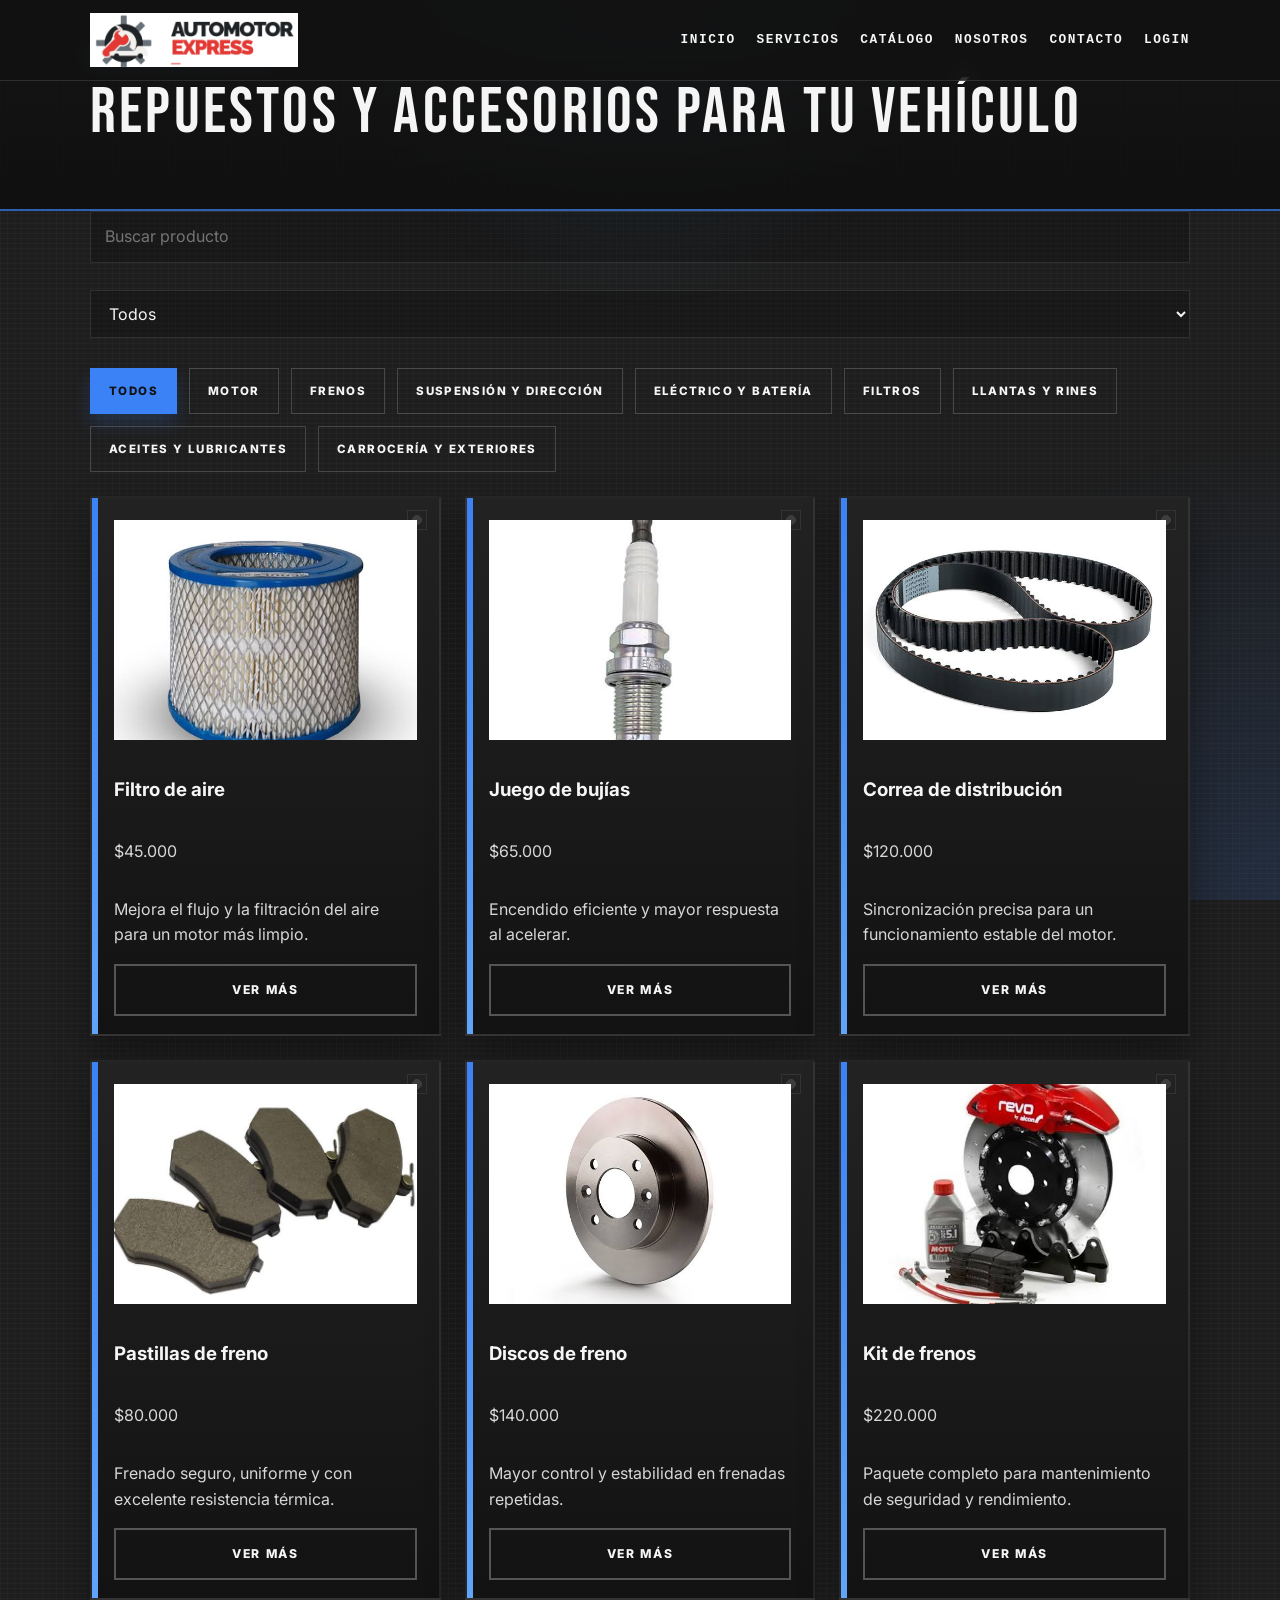
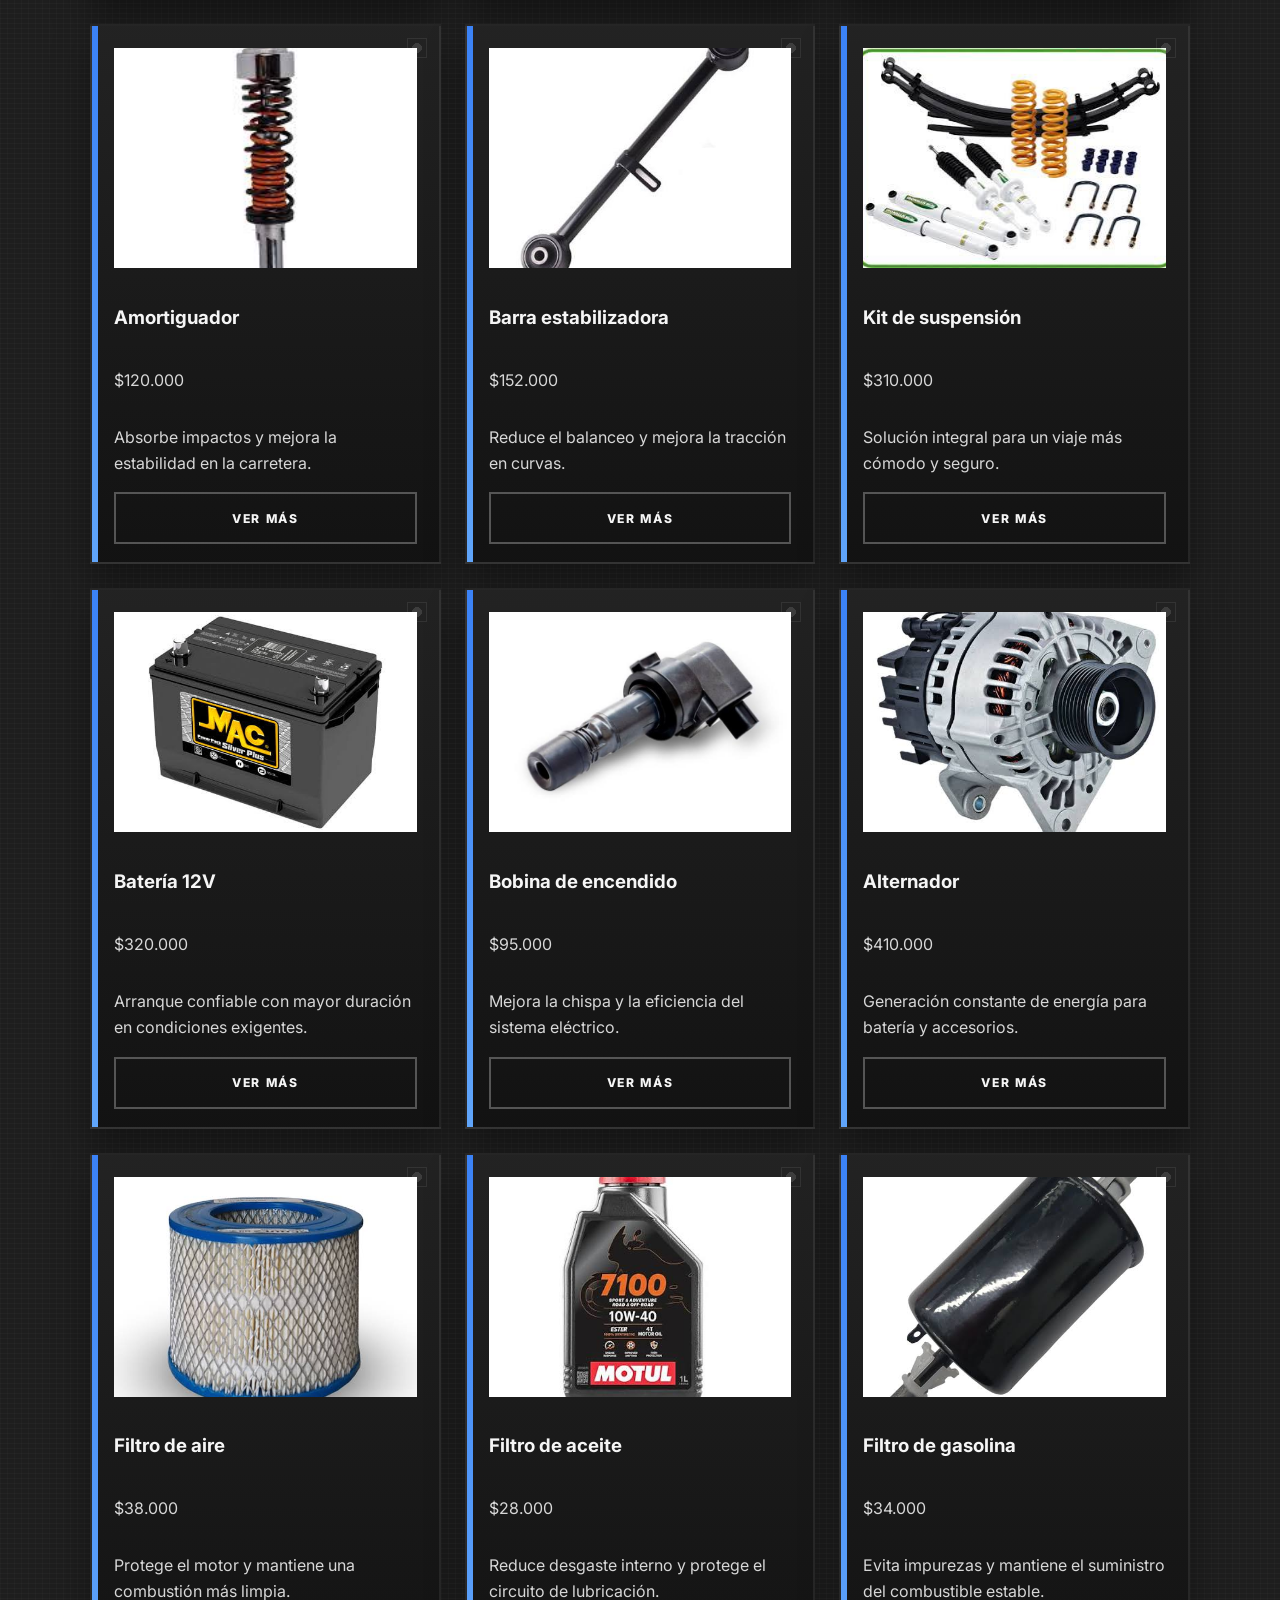
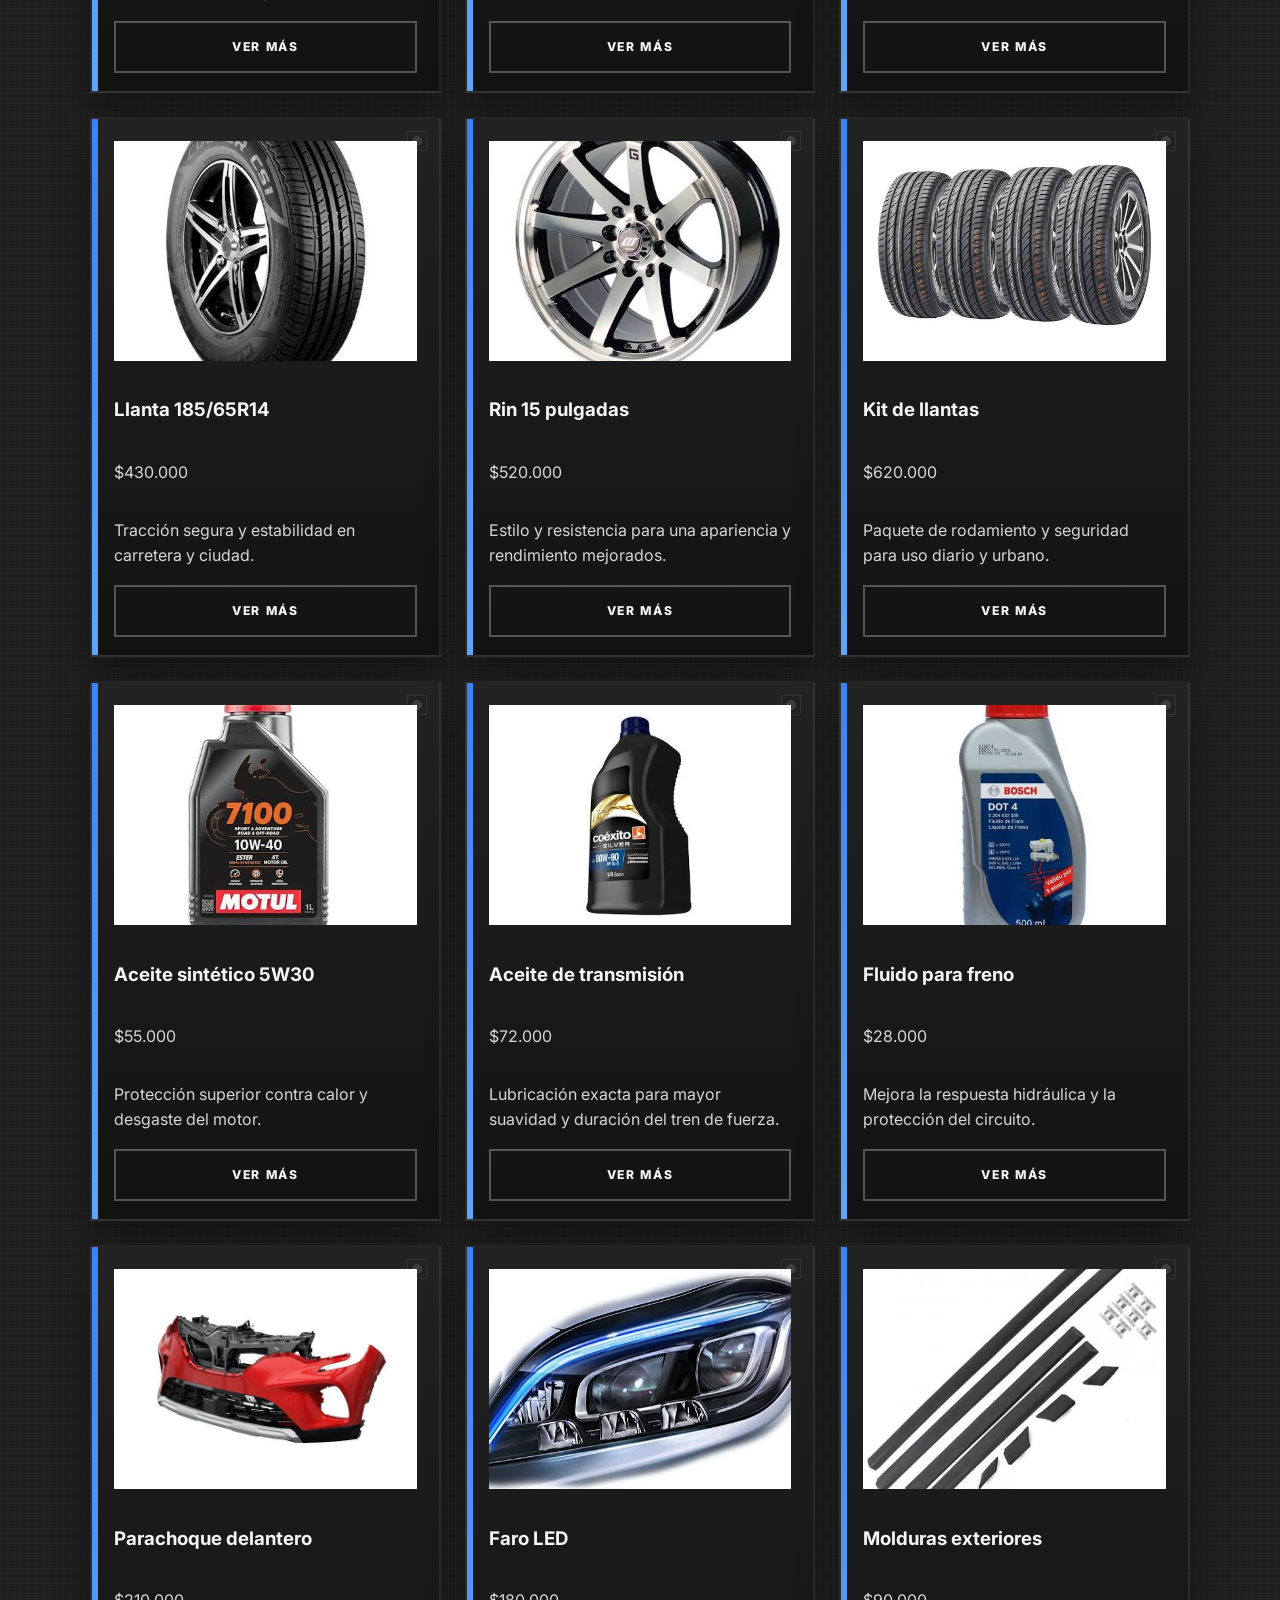
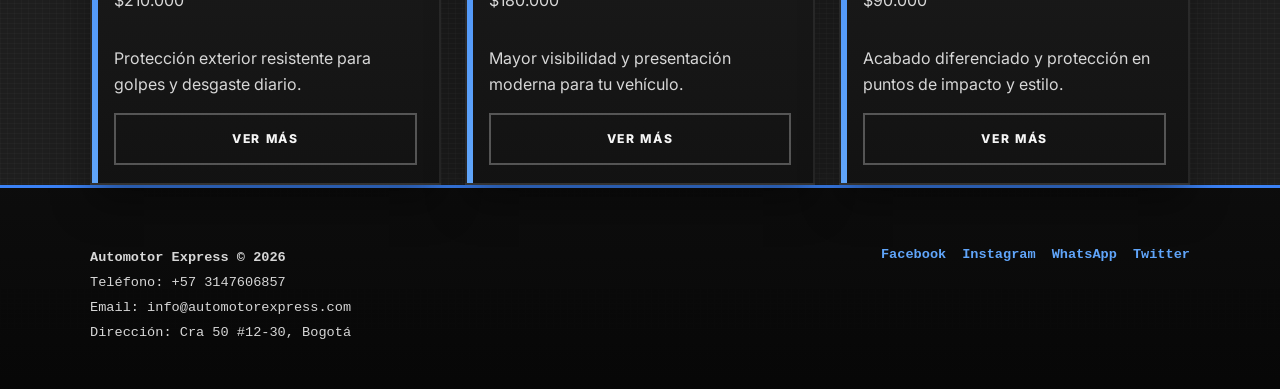
<file: public/catalogo-carros.html>
<!DOCTYPE html>
<html lang="es">
  <head>
    <meta charset="UTF-8" />
    <meta name="viewport" content="width=device-width, initial-scale=1.0" />
    <title>Catálogo de Carros | AutoMotor Express</title>
    <meta name="description" content="Catálogo de repuestos para carros en AutoMotor Express." />
    <link rel="stylesheet" href="css/styles.css" />
  </head>
  <body class="pagina-catalogo catalogo-carros">
    <header class="encabezado">
      <div class="contenedor navegacion">
        <a href="index.html" class="logotipo" aria-label="Automotor Express inicio">
          <img class="imagen-logo" src="img/logo2.png" alt="Automotor Express" />
        </a>
        <nav class="menu-navegacion" aria-label="Menú principal">
          <a href="index.html">Inicio</a>
          <a href="servicios.html">Servicios</a>
          <a href="catalogo.html">Catálogo</a>
          <a href="nosotros.html">Nosotros</a>
          <a href="contacto.html">Contacto</a>
          <a href="login.html">Login</a>
        </nav>
      </div>
    </header>

    <main>
      <section class="encabezado-pagina encabezado-pequeno">
        <div class="contenedor">
          <p class="sobretitulo">Catálogo de carros</p>
          <h1>Repuestos y accesorios para tu vehículo</h1>
        </div>
      </section>

      <section class="seccion">
        <div class="contenedor">
          <div class="barra-catalogo">
            <input type="text" placeholder="Buscar producto" />
            <select>
              <option>Todos</option>
              <option>Motor</option>
              <option>Frenos</option>
              <option>Suspensión</option>
            </select>
          </div>

          <div class="filtro-catalogo">
            <input type="radio" name="filtro-categoria" id="filtro-todos" checked />
            <input type="radio" name="filtro-categoria" id="filtro-motor" />
            <input type="radio" name="filtro-categoria" id="filtro-frenos" />
            <input type="radio" name="filtro-categoria" id="filtro-suspension" />
            <input type="radio" name="filtro-categoria" id="filtro-electrico" />
            <input type="radio" name="filtro-categoria" id="filtro-filtros" />
            <input type="radio" name="filtro-categoria" id="filtro-llantas" />
            <input type="radio" name="filtro-categoria" id="filtro-aceites" />
            <input type="radio" name="filtro-categoria" id="filtro-carroceria" />

            <div class="etiquetas-filtro" aria-label="Filtro de categorías">
              <label for="filtro-todos" class="etiqueta-filtro">Todos</label>
              <label for="filtro-motor" class="etiqueta-filtro">Motor</label>
              <label for="filtro-frenos" class="etiqueta-filtro">Frenos</label>
              <label for="filtro-suspension" class="etiqueta-filtro">Suspensión y dirección</label>
              <label for="filtro-electrico" class="etiqueta-filtro">Eléctrico y batería</label>
              <label for="filtro-filtros" class="etiqueta-filtro">Filtros</label>
              <label for="filtro-llantas" class="etiqueta-filtro">Llantas y rines</label>
              <label for="filtro-aceites" class="etiqueta-filtro">Aceites y lubricantes</label>
              <label for="filtro-carroceria" class="etiqueta-filtro">Carrocería y exteriores</label>
            </div>

            <div class="cuadricula-productos">
              <article class="tarjeta producto">
                <img src="img/motor/filtro-aire.jpg" alt="Filtro de aire" />
                <div class="cuerpo-tarjeta">
                  <h3>Filtro de aire</h3>
                  <p class="price">$45.000</p>
                  <p>Mejora el flujo y la filtración del aire para un motor más limpio.</p>
                  <a href="#" class="boton boton-secundario">VER MÁS</a>
                </div>
              </article>
              <article class="tarjeta producto">
                <img src="img/motor/bujias.jpg" alt="Juego de bujías" />
                <div class="cuerpo-tarjeta">
                  <h3>Juego de bujías</h3>
                  <p class="price">$65.000</p>
                  <p>Encendido eficiente y mayor respuesta al acelerar.</p>
                  <a href="#" class="boton boton-secundario">VER MÁS</a>
                </div>
              </article>
              <article class="tarjeta producto">
                <img src="img/motor/correa-distribucion.jpg" alt="Correa de distribución" />
                <div class="cuerpo-tarjeta">
                  <h3>Correa de distribución</h3>
                  <p class="price">$120.000</p>
                  <p>Sincronización precisa para un funcionamiento estable del motor.</p>
                  <a href="#" class="boton boton-secundario">VER MÁS</a>
                </div>
              </article>

              <article class="tarjeta producto">
                <img src="img/frenos/pastillas-freno.jpg" alt="Pastillas de freno" />
                <div class="cuerpo-tarjeta">
                  <h3>Pastillas de freno</h3>
                  <p class="price">$80.000</p>
                  <p>Frenado seguro, uniforme y con excelente resistencia térmica.</p>
                  <a href="#" class="boton boton-secundario">VER MÁS</a>
                </div>
              </article>
              <article class="tarjeta producto">
                <img src="img/frenos/discos-freno.jpg" alt="Discos de freno" />
                <div class="cuerpo-tarjeta">
                  <h3>Discos de freno</h3>
                  <p class="price">$140.000</p>
                  <p>Mayor control y estabilidad en frenadas repetidas.</p>
                  <a href="#" class="boton boton-secundario">VER MÁS</a>
                </div>
              </article>
              <article class="tarjeta producto">
                <img src="img/frenos/kit-frenos.jpg" alt="Kit de frenos" />
                <div class="cuerpo-tarjeta">
                  <h3>Kit de frenos</h3>
                  <p class="price">$220.000</p>
                  <p>Paquete completo para mantenimiento de seguridad y rendimiento.</p>
                  <a href="#" class="boton boton-secundario">VER MÁS</a>
                </div>
              </article>

              <article class="tarjeta producto">
                <img src="img/suspencion/amortiguador.jpg" alt="Amortiguador" />
                <div class="cuerpo-tarjeta">
                  <h3>Amortiguador</h3>
                  <p class="price">$120.000</p>
                  <p>Absorbe impactos y mejora la estabilidad en la carretera.</p>
                  <a href="#" class="boton boton-secundario">VER MÁS</a>
                </div>
              </article>
              <article class="tarjeta producto">
                <img src="img/suspencion/barra-estabilizadora.jpg" alt="Barra estabilizadora" />
                <div class="cuerpo-tarjeta">
                  <h3>Barra estabilizadora</h3>
                  <p class="price">$152.000</p>
                  <p>Reduce el balanceo y mejora la tracción en curvas.</p>
                  <a href="#" class="boton boton-secundario">VER MÁS</a>
                </div>
              </article>
              <article class="tarjeta producto">
                <img src="img/suspencion/kit-suspension.jpg" alt="Kit de suspensión" />
                <div class="cuerpo-tarjeta">
                  <h3>Kit de suspensión</h3>
                  <p class="price">$310.000</p>
                  <p>Solución integral para un viaje más cómodo y seguro.</p>
                  <a href="#" class="boton boton-secundario">VER MÁS</a>
                </div>
              </article>

              <article class="tarjeta producto">
                <img src="img/motor/bateria.jpg" alt="Batería automotriz" />
                <div class="cuerpo-tarjeta">
                  <h3>Batería 12V</h3>
                  <p class="price">$320.000</p>
                  <p>Arranque confiable con mayor duración en condiciones exigentes.</p>
                  <a href="#" class="boton boton-secundario">VER MÁS</a>
                </div>
              </article>
              <article class="tarjeta producto">
                <img src="img/motor/bobina-encendido.jpg" alt="Bobina de encendido" />
                <div class="cuerpo-tarjeta">
                  <h3>Bobina de encendido</h3>
                  <p class="price">$95.000</p>
                  <p>Mejora la chispa y la eficiencia del sistema eléctrico.</p>
                  <a href="#" class="boton boton-secundario">VER MÁS</a>
                </div>
              </article>
              <article class="tarjeta producto">
                <img src="img/motor/alternador.jpg" alt="Alternador" />
                <div class="cuerpo-tarjeta">
                  <h3>Alternador</h3>
                  <p class="price">$410.000</p>
                  <p>Generación constante de energía para batería y accesorios.</p>
                  <a href="#" class="boton boton-secundario">VER MÁS</a>
                </div>
              </article>

              <article class="tarjeta producto">
                <img src="img/motor/filtro-aire.jpg" alt="Filtro de aire" />
                <div class="cuerpo-tarjeta">
                  <h3>Filtro de aire</h3>
                  <p class="price">$38.000</p>
                  <p>Protege el motor y mantiene una combustión más limpia.</p>
                  <a href="#" class="boton boton-secundario">VER MÁS</a>
                </div>
              </article>
              <article class="tarjeta producto">
                <img src="img/motor/aceite.jpg" alt="Filtro de aceite" />
                <div class="cuerpo-tarjeta">
                  <h3>Filtro de aceite</h3>
                  <p class="price">$28.000</p>
                  <p>Reduce desgaste interno y protege el circuito de lubricación.</p>
                  <a href="#" class="boton boton-secundario">VER MÁS</a>
                </div>
              </article>
              <article class="tarjeta producto">
                <img src="img/motor/filtro-gasolina.jpg" alt="Filtro de gasolina" />
                <div class="cuerpo-tarjeta">
                  <h3>Filtro de gasolina</h3>
                  <p class="price">$34.000</p>
                  <p>Evita impurezas y mantiene el suministro del combustible estable.</p>
                  <a href="#" class="boton boton-secundario">VER MÁS</a>
                </div>
              </article>

              <article class="tarjeta producto">
                <img src="img/motor/llantas185.jpg" alt="Llanta para carro" />
                <div class="cuerpo-tarjeta">
                  <h3>Llanta 185/65R14</h3>
                  <p class="price">$430.000</p>
                  <p>Tracción segura y estabilidad en carretera y ciudad.</p>
                  <a href="#" class="boton boton-secundario">VER MÁS</a>
                </div>
              </article>
              <article class="tarjeta producto">
                <img src="img/motor/rines.jpg" alt="Rin automotriz" />
                <div class="cuerpo-tarjeta">
                  <h3>Rin 15 pulgadas</h3>
                  <p class="price">$520.000</p>
                  <p>Estilo y resistencia para una apariencia y rendimiento mejorados.</p>
                  <a href="#" class="boton boton-secundario">VER MÁS</a>
                </div>
              </article>
              <article class="tarjeta producto">
                <img src="img/motor/llanta-vehiculo.jpg" alt="Kit de llantas" />
                <div class="cuerpo-tarjeta">
                  <h3>Kit de llantas</h3>
                  <p class="price">$620.000</p>
                  <p>Paquete de rodamiento y seguridad para uso diario y urbano.</p>
                  <a href="#" class="boton boton-secundario">VER MÁS</a>
                </div>
              </article>

              <article class="tarjeta producto">
                <img src="img/motor/aceite.jpg" alt="Aceite sintético" />
                <div class="cuerpo-tarjeta">
                  <h3>Aceite sintético 5W30</h3>
                  <p class="price">$55.000</p>
                  <p>Protección superior contra calor y desgaste del motor.</p>
                  <a href="#" class="boton boton-secundario">VER MÁS</a>
                </div>
              </article>
              <article class="tarjeta producto">
                <img src="img/motor/aceite-transmision.jpg" alt="Aceite de transmisión" />
                <div class="cuerpo-tarjeta">
                  <h3>Aceite de transmisión</h3>
                  <p class="price">$72.000</p>
                  <p>Lubricación exacta para mayor suavidad y duración del tren de fuerza.</p>
                  <a href="#" class="boton boton-secundario">VER MÁS</a>
                </div>
              </article>
              <article class="tarjeta producto">
                <img src="img/frenos/fluido-freno.jpg" alt="Fluido para freno" />
                <div class="cuerpo-tarjeta">
                  <h3>Fluido para freno</h3>
                  <p class="price">$28.000</p>
                  <p>Mejora la respuesta hidráulica y la protección del circuito.</p>
                  <a href="#" class="boton boton-secundario">VER MÁS</a>
                </div>
              </article>

              <article class="tarjeta producto">
                <img src="img/motor/parachoque.jpg" alt="Parachoque delantero" />
                <div class="cuerpo-tarjeta">
                  <h3>Parachoque delantero</h3>
                  <p class="price">$210.000</p>
                  <p>Protección exterior resistente para golpes y desgaste diario.</p>
                  <a href="#" class="boton boton-secundario">VER MÁS</a>
                </div>
              </article>
              <article class="tarjeta producto">
                <img src="img/motor/faro.jpg" alt="Faro LED" />
                <div class="cuerpo-tarjeta">
                  <h3>Faro LED</h3>
                  <p class="price">$180.000</p>
                  <p>Mayor visibilidad y presentación moderna para tu vehículo.</p>
                  <a href="#" class="boton boton-secundario">VER MÁS</a>
                </div>
              </article>
              <article class="tarjeta producto">
                <img src="img/motor/molduras.jpg" alt="Molduras para carrocería" />
                <div class="cuerpo-tarjeta">
                  <h3>Molduras exteriores</h3>
                  <p class="price">$90.000</p>
                  <p>Acabado diferenciado y protección en puntos de impacto y estilo.</p>
                  <a href="#" class="boton boton-secundario">VER MÁS</a>
                </div>
              </article>
            </div>
          </div>
        </div>
      </seccion>
    </main>

    <footer class="pie-pagina" id="contacto">
      <div class="contenedor pie-contenido">
        <div>
          <p class="nombre-empresa">Automotor Express © 2026</p>
          <p>Teléfono: +57 3147606857</p>
          <p>Email: info@automotorexpress.com</p>
          <p>Dirección: Cra 50 #12-30, Bogotá</p>
        </div>

        <div class="redes-sociales">
          <a href="#" aria-label="Facebook">Facebook</a>
          <a href="#" aria-label="Instagram">Instagram</a>
          <a href="#" aria-label="WhatsApp">WhatsApp</a>
          <a href="#" aria-label="Twitter">Twitter</a>
        </div>
      </div>
    </footer>

    <a href="#top" class="volver-arriba" aria-label="Volver arriba"><i class="fa-solid fa-arrow-up"></i></a>
    <script src="js/main.js"></script>
  </body>
</html>
</file>
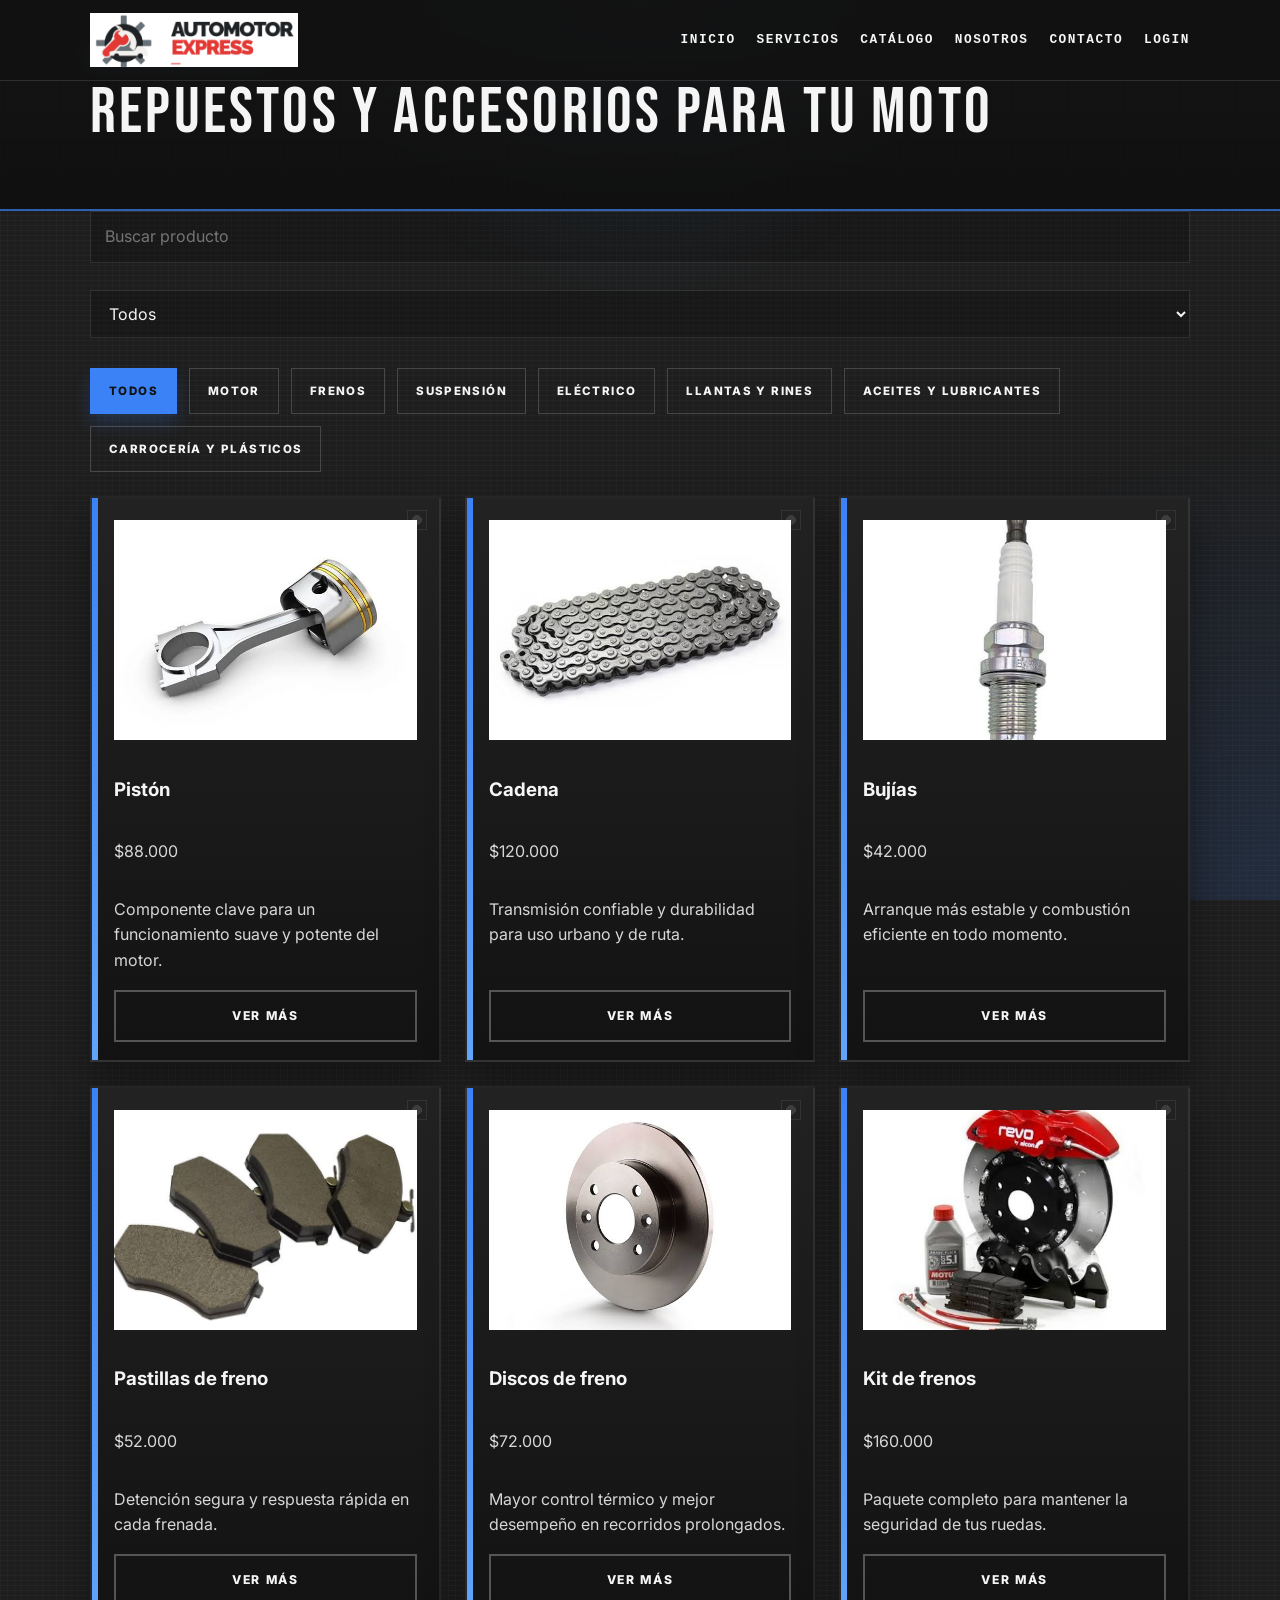
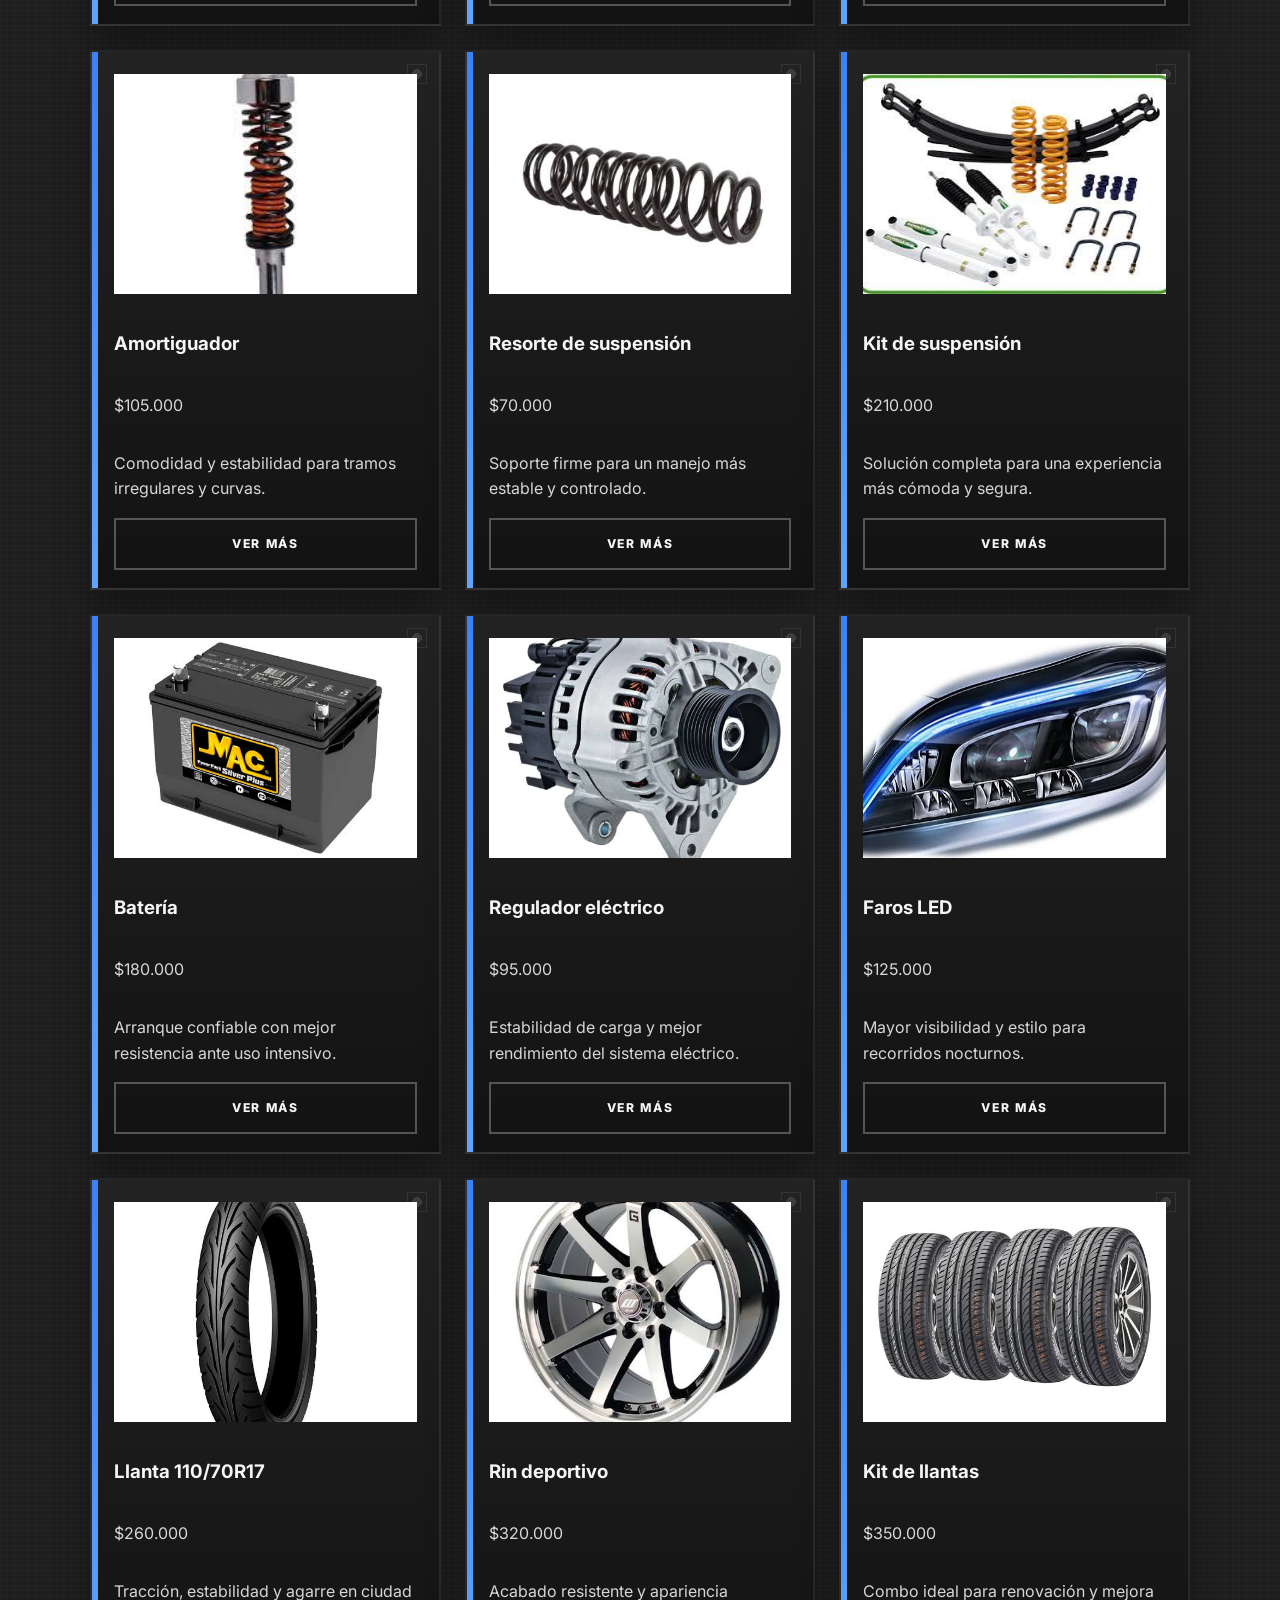
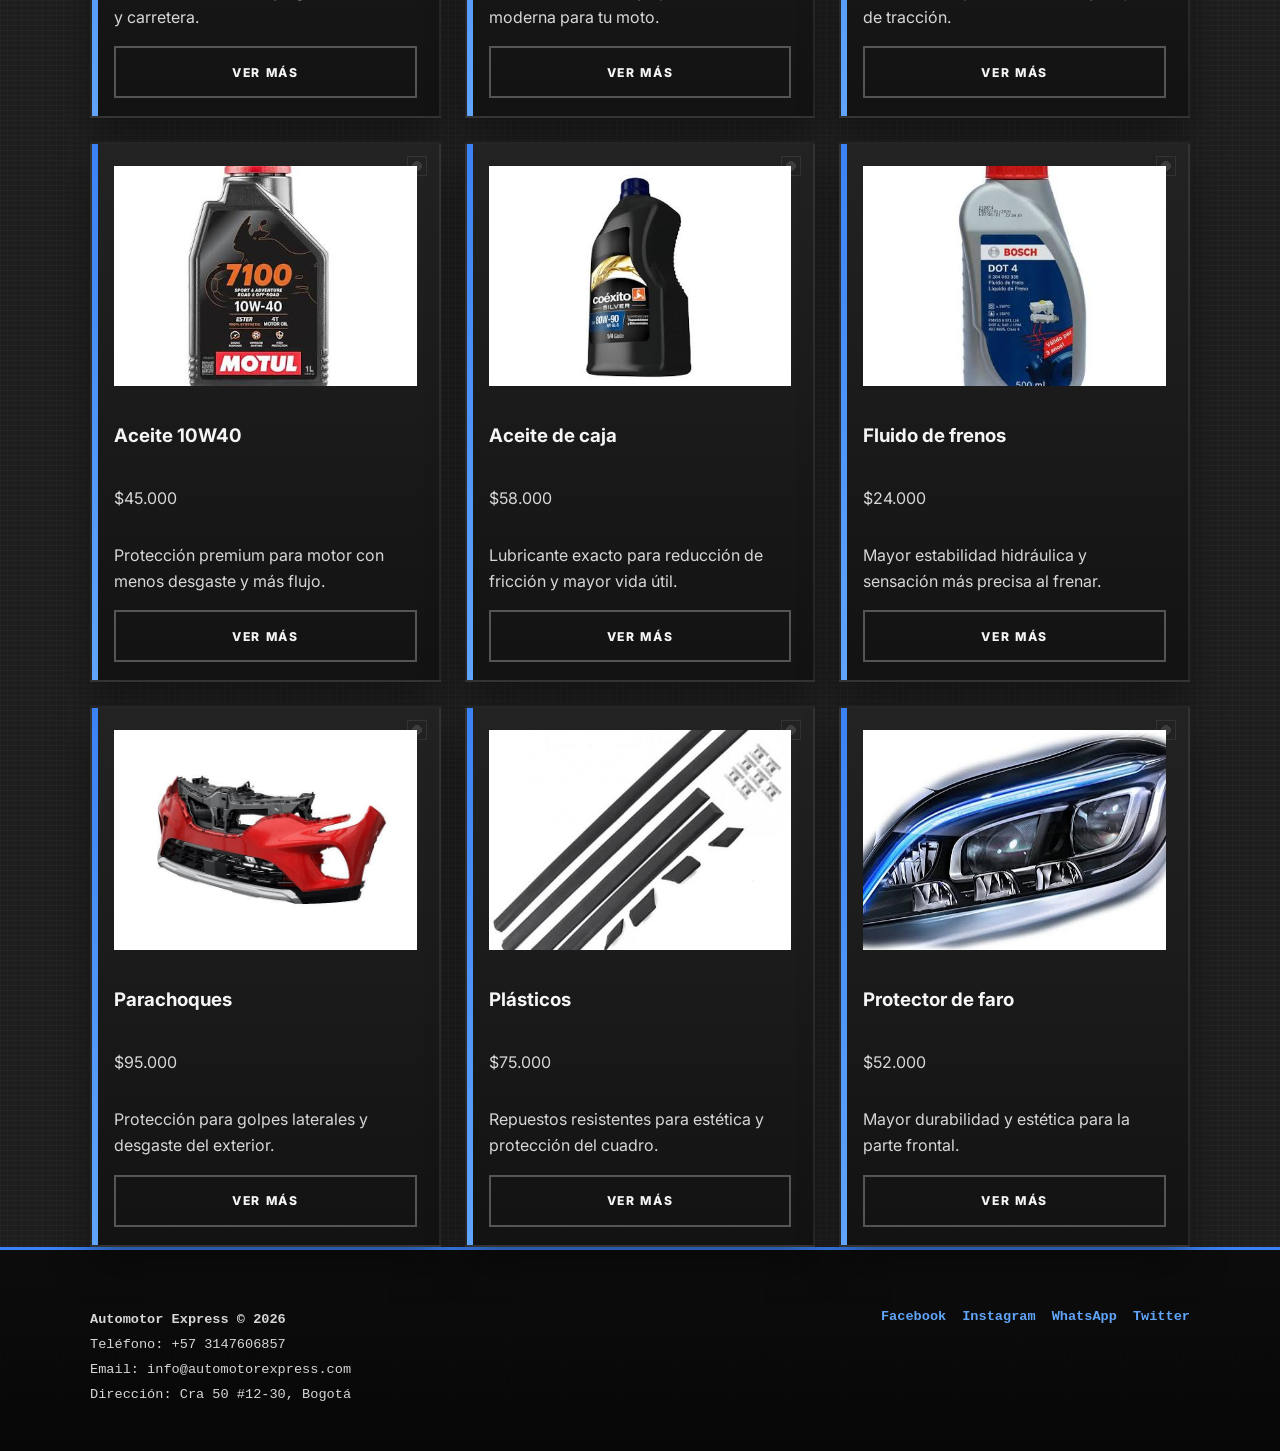
<file: public/catalogo-motos.html>
<!DOCTYPE html>
<html lang="es">
  <head>
    <meta charset="UTF-8" />
    <meta name="viewport" content="width=device-width, initial-scale=1.0" />
    <title>Catálogo de Motos | AutoMotor Express</title>
    <meta name="description" content="Catálogo de repuestos para motos en AutoMotor Express." />
    <link rel="stylesheet" href="css/styles.css" />
  </head>
  <body class="pagina-catalogo catalogo-motos">
    <header class="encabezado">
      <div class="contenedor navegacion">
        <a href="index.html" class="logotipo" aria-label="Automotor Express inicio">
          <img class="imagen-logo" src="img/logo2.png" alt="Automotor Express" />
        </a>
        <nav class="menu-navegacion" aria-label="Menú principal">
          <a href="index.html">Inicio</a>
          <a href="servicios.html">Servicios</a>
          <a href="catalogo.html">Catálogo</a>
          <a href="nosotros.html">Nosotros</a>
          <a href="contacto.html">Contacto</a>
          <a href="login.html">Login</a>
        </nav>
      </div>
    </header>

    <main>
      <section class="encabezado-pagina encabezado-pequeno">
        <div class="contenedor">
          <p class="sobretitulo">Catálogo de motos</p>
          <h1>Repuestos y accesorios para tu moto</h1>
        </div>
      </section>

      <section class="seccion">
        <div class="contenedor">
          <div class="barra-catalogo">
            <input type="text" placeholder="Buscar producto" />
            <select>
              <option>Todos</option>
              <option>Motor</option>
              <option>Frenos</option>
              <option>Suspensión</option>
            </select>
          </div>

          <div class="filtro-catalogo">
            <input type="radio" name="filtro-categoria" id="filtro-todos" checked />
            <input type="radio" name="filtro-categoria" id="filtro-motor" />
            <input type="radio" name="filtro-categoria" id="filtro-frenos" />
            <input type="radio" name="filtro-categoria" id="filtro-suspension" />
            <input type="radio" name="filtro-categoria" id="filtro-electrico" />
            <input type="radio" name="filtro-categoria" id="filtro-llantas" />
            <input type="radio" name="filtro-categoria" id="filtro-aceites" />
            <input type="radio" name="filtro-categoria" id="filtro-carroceria" />

            <div class="etiquetas-filtro" aria-label="Filtro de categorías">
              <label for="filtro-todos" class="etiqueta-filtro">Todos</label>
              <label for="filtro-motor" class="etiqueta-filtro">Motor</label>
              <label for="filtro-frenos" class="etiqueta-filtro">Frenos</label>
              <label for="filtro-suspension" class="etiqueta-filtro">Suspensión</label>
              <label for="filtro-electrico" class="etiqueta-filtro">Eléctrico</label>
              <label for="filtro-llantas" class="etiqueta-filtro">Llantas y rines</label>
              <label for="filtro-aceites" class="etiqueta-filtro">Aceites y lubricantes</label>
              <label for="filtro-carroceria" class="etiqueta-filtro">Carrocería y plásticos</label>
            </div>

            <div class="cuadricula-productos">
              <article class="tarjeta producto cat-motor">
                <img src="img/motor/piston.jpg" alt="Pistón" />
                <div class="cuerpo-tarjeta">
                  <h3>Pistón</h3>
                  <p class="price">$88.000</p>
                  <p>Componente clave para un funcionamiento suave y potente del motor.</p>
                  <a href="#" class="boton boton-secundario">VER MÁS</a>
                </div>
              </article>
              <article class="tarjeta producto cat-motor">
                <img src="img/motor/cadena-moto.jpg" alt="Cadena de moto" />
                <div class="cuerpo-tarjeta">
                  <h3>Cadena</h3>
                  <p class="price">$120.000</p>
                  <p>Transmisión confiable y durabilidad para uso urbano y de ruta.</p>
                  <a href="#" class="boton boton-secundario">VER MÁS</a>
                </div>
              </article>
              <article class="tarjeta producto cat-motor">
                <img src="img/motor/bujias.jpg" alt="Bujías para moto" />
                <div class="cuerpo-tarjeta">
                  <h3>Bujías</h3>
                  <p class="price">$42.000</p>
                  <p>Arranque más estable y combustión eficiente en todo momento.</p>
                  <a href="#" class="boton boton-secundario">VER MÁS</a>
                </div>
              </article>

              <article class="tarjeta producto cat-frenos">
                <img src="img/frenos/pastillas-freno.jpg" alt="Pastillas de freno para moto" />
                <div class="cuerpo-tarjeta">
                  <h3>Pastillas de freno</h3>
                  <p class="price">$52.000</p>
                  <p>Detención segura y respuesta rápida en cada frenada.</p>
                  <a href="#" class="boton boton-secundario">VER MÁS</a>
                </div>
              </article>
              <article class="tarjeta producto cat-frenos">
                <img src="img/frenos/discos-freno.jpg" alt="Discos de freno para moto" />
                <div class="cuerpo-tarjeta">
                  <h3>Discos de freno</h3>
                  <p class="price">$72.000</p>
                  <p>Mayor control térmico y mejor desempeño en recorridos prolongados.</p>
                  <a href="#" class="boton boton-secundario">VER MÁS</a>
                </div>
              </article>
              <article class="tarjeta producto cat-frenos">
                <img src="img/frenos/kit-frenos.jpg" alt="Kit de frenos para moto" />
                <div class="cuerpo-tarjeta">
                  <h3>Kit de frenos</h3>
                  <p class="price">$160.000</p>
                  <p>Paquete completo para mantener la seguridad de tus ruedas.</p>
                  <a href="#" class="boton boton-secundario">VER MÁS</a>
                </div>
              </article>

              <article class="tarjeta producto cat-suspension">
                <img src="img/suspencion/amortiguador.jpg" alt="Amortiguador de moto" />
                <div class="cuerpo-tarjeta">
                  <h3>Amortiguador</h3>
                  <p class="price">$105.000</p>
                  <p>Comodidad y estabilidad para tramos irregulares y curvas.</p>
                  <a href="#" class="boton boton-secundario">VER MÁS</a>
                </div>
              </article>
              <article class="tarjeta producto cat-suspension">
                <img src="img/suspencion/resorte-helicoidal.jpg" alt="Resorte de suspensión" />
                <div class="cuerpo-tarjeta">
                  <h3>Resorte de suspensión</h3>
                  <p class="price">$70.000</p>
                  <p>Soporte firme para un manejo más estable y controlado.</p>
                  <a href="#" class="boton boton-secundario">VER MÁS</a>
                </div>
              </article>
              <article class="tarjeta producto cat-suspension">
                <img src="img/suspencion/kit-suspension.jpg" alt="Kit de suspensión" />
                <div class="cuerpo-tarjeta">
                  <h3>Kit de suspensión</h3>
                  <p class="price">$210.000</p>
                  <p>Solución completa para una experiencia más cómoda y segura.</p>
                  <a href="#" class="boton boton-secundario">VER MÁS</a>
                </div>
              </article>

              <article class="tarjeta producto cat-electrico">
                <img src="img/motor/bateria.jpg" alt="Batería de moto" />
                <div class="cuerpo-tarjeta">
                  <h3>Batería</h3>
                  <p class="price">$180.000</p>
                  <p>Arranque confiable con mejor resistencia ante uso intensivo.</p>
                  <a href="#" class="boton boton-secundario">VER MÁS</a>
                </div>
              </article>
              <article class="tarjeta producto cat-electrico">
                <img src="img/motor/alternador.jpg" alt="Sistema eléctrico de moto" />
                <div class="cuerpo-tarjeta">
                  <h3>Regulador eléctrico</h3>
                  <p class="price">$95.000</p>
                  <p>Estabilidad de carga y mejor rendimiento del sistema eléctrico.</p>
                  <a href="#" class="boton boton-secundario">VER MÁS</a>
                </div>
              </article>
              <article class="tarjeta producto cat-electrico">
                <img src="img/motor/faro.jpg" alt="Luz para moto" />
                <div class="cuerpo-tarjeta">
                  <h3>Faros LED</h3>
                  <p class="price">$125.000</p>
                  <p>Mayor visibilidad y estilo para recorridos nocturnos.</p>
                  <a href="#" class="boton boton-secundario">VER MÁS</a>
                </div>
              </article>

              <article class="tarjeta producto cat-llantas">
                <img src="img/motor/llantas3.jpg" alt="Llanta para moto" />
                <div class="cuerpo-tarjeta">
                  <h3>Llanta 110/70R17</h3>
                  <p class="price">$260.000</p>
                  <p>Tracción, estabilidad y agarre en ciudad y carretera.</p>
                  <a href="#" class="boton boton-secundario">VER MÁS</a>
                </div>
              </article>
              <article class="tarjeta producto cat-llantas">
                <img src="img/motor/rines.jpg" alt="Rin para moto" />
                <div class="cuerpo-tarjeta">
                  <h3>Rin deportivo</h3>
                  <p class="price">$320.000</p>
                  <p>Acabado resistente y apariencia moderna para tu moto.</p>
                  <a href="#" class="boton boton-secundario">VER MÁS</a>
                </div>
              </article>
              <article class="tarjeta producto cat-llantas">
                <img src="img/motor/llanta-vehiculo.jpg" alt="Kit de llantas" />
                <div class="cuerpo-tarjeta">
                  <h3>Kit de llantas</h3>
                  <p class="price">$350.000</p>
                  <p>Combo ideal para renovación y mejora de tracción.</p>
                  <a href="#" class="boton boton-secundario">VER MÁS</a>
                </div>
              </article>

              <article class="tarjeta producto cat-aceites">
                <img src="img/motor/aceite.jpg" alt="Aceite para moto" />
                <div class="cuerpo-tarjeta">
                  <h3>Aceite 10W40</h3>
                  <p class="price">$45.000</p>
                  <p>Protección premium para motor con menos desgaste y más flujo.</p>
                  <a href="#" class="boton boton-secundario">VER MÁS</a>
                </div>
              </article>
              <article class="tarjeta producto cat-aceites">
                <img src="img/motor/aceite-transmision.jpg" alt="Aceite de transmisión de moto" />
                <div class="cuerpo-tarjeta">
                  <h3>Aceite de caja</h3>
                  <p class="price">$58.000</p>
                  <p>Lubricante exacto para reducción de fricción y mayor vida útil.</p>
                  <a href="#" class="boton boton-secundario">VER MÁS</a>
                </div>
              </article>
              <article class="tarjeta producto cat-aceites">
                <img src="img/frenos/fluido-freno.jpg" alt="Fluido para frenos de moto" />
                <div class="cuerpo-tarjeta">
                  <h3>Fluido de frenos</h3>
                  <p class="price">$24.000</p>
                  <p>Mayor estabilidad hidráulica y sensación más precisa al frenar.</p>
                  <a href="#" class="boton boton-secundario">VER MÁS</a>
                </div>
              </article>

              <article class="tarjeta producto cat-carroceria">
                <img src="img/motor/parachoque.jpg" alt="Parachoques para moto" />
                <div class="cuerpo-tarjeta">
                  <h3>Parachoques</h3>
                  <p class="price">$95.000</p>
                  <p>Protección para golpes laterales y desgaste del exterior.</p>
                  <a href="#" class="boton boton-secundario">VER MÁS</a>
                </div>
              </article>
              <article class="tarjeta producto cat-carroceria">
                <img src="img/motor/molduras.jpg" alt="Plásticos para moto" />
                <div class="cuerpo-tarjeta">
                  <h3>Plásticos</h3>
                  <p class="price">$75.000</p>
                  <p>Repuestos resistentes para estética y protección del cuadro.</p>
                  <a href="#" class="boton boton-secundario">VER MÁS</a>
                </div>
              </article>
              <article class="tarjeta producto cat-carroceria">
                <img src="img/motor/faro.jpg" alt="Molduras de moto" />
                <div class="cuerpo-tarjeta">
                  <h3>Protector de faro</h3>
                  <p class="price">$52.000</p>
                  <p>Mayor durabilidad y estética para la parte frontal.</p>
                  <a href="#" class="boton boton-secundario">VER MÁS</a>
                </div>
              </article>
            </div>
          </div>
        </div>
      </seccion>
    </main>

    <footer class="pie-pagina" id="contacto">
      <div class="contenedor pie-contenido">
        <div>
          <p class="nombre-empresa">Automotor Express © 2026</p>
          <p>Teléfono: +57 3147606857</p>
          <p>Email: info@automotorexpress.com</p>
          <p>Dirección: Cra 50 #12-30, Bogotá</p>
        </div>

        <div class="redes-sociales">
          <a href="#" aria-label="Facebook">Facebook</a>
          <a href="#" aria-label="Instagram">Instagram</a>
          <a href="#" aria-label="WhatsApp">WhatsApp</a>
          <a href="#" aria-label="Twitter">Twitter</a>
        </div>
      </div>
    </footer>

    <a href="#top" class="volver-arriba" aria-label="Volver arriba"><i class="fa-solid fa-arrow-up"></i></a>
    <script src="js/main.js"></script>
  </body>
</html>
</file>
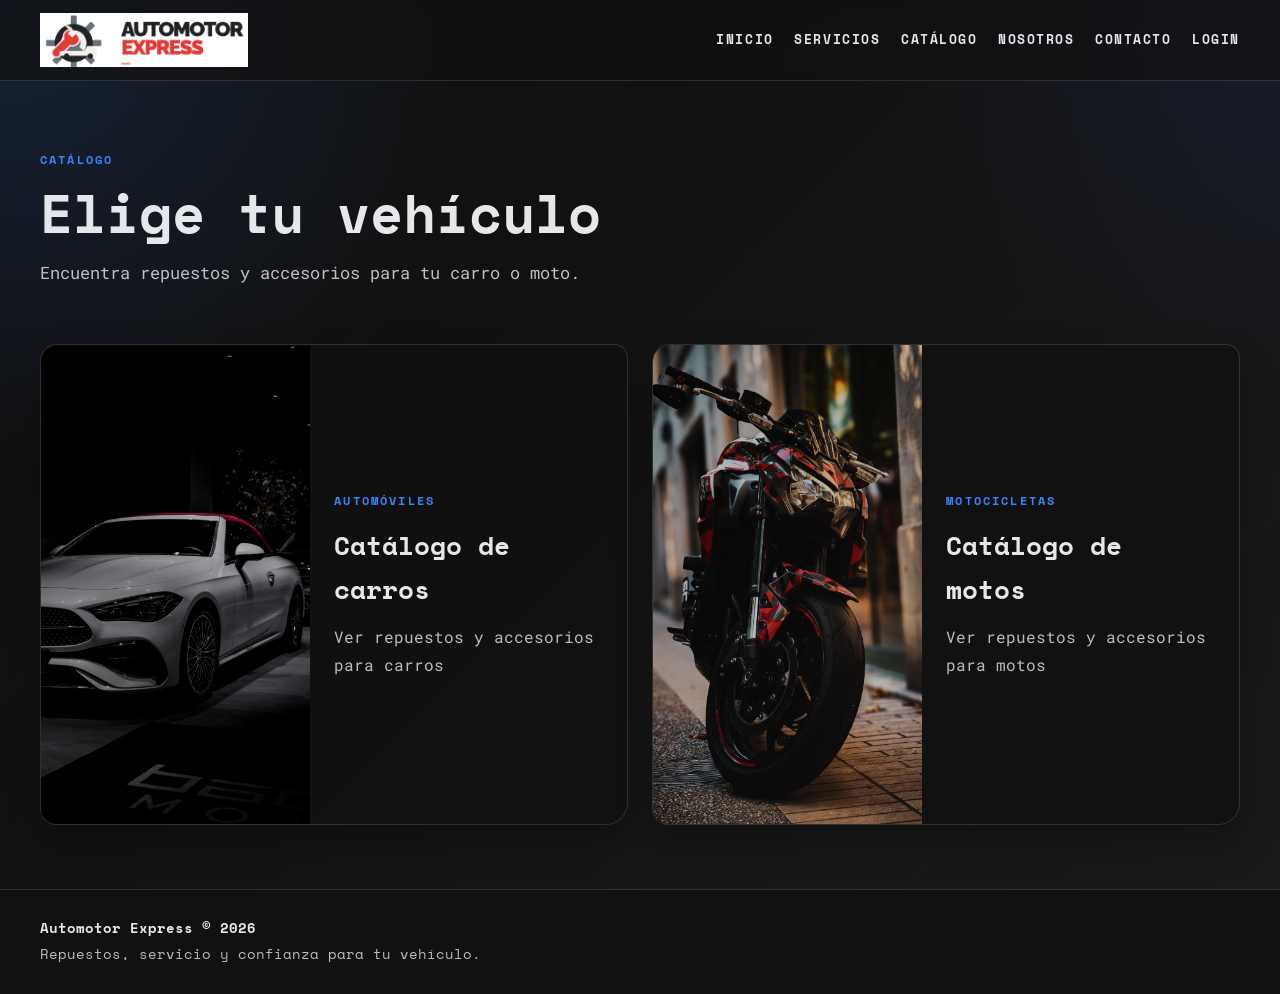
<file: public/catalogo.html>
<!DOCTYPE html>
<html lang="es">
    <head>
        <meta charset="UTF-8" />
        <meta name="viewport" content="width=device-width, initial-scale=1.0" />
        <title>Automotor Express | Catálogo</title>
        <meta name="description" content="Elige el catálogo de repuestos para carros o motos." />
        <link rel="preconnect" href="https://fonts.googleapis.com" />
        <link rel="preconnect" href="https://fonts.gstatic.com" crossorigin />
        <link href="https://fonts.googleapis.com/css2?family=Roboto+Mono:wght@400;500;700&family=Space+Mono:wght@400;700&display=swap" rel="stylesheet" />
        <link rel="stylesheet" href="css/styles-principal.css" />
    </head>
    <body>
        <div class="fondo-parallax" aria-hidden="true"></div>

        <header class="encabezado">
            <div class="contenedor navegacion">
                <a href="index.html" class="logotipo" aria-label="Automotor Express inicio">
                    <img class="imagen-logo" src="img/logo2.png" alt="Automotor Express" />
                </a>

                <nav class="menu-navegacion" aria-label="Menú principal">
                    <a href="index.html">Inicio</a>
                    <a href="servicios.html">Servicios</a>
                    <a href="catalogo.html">Catálogo</a>
                    <a href="nosotros.html">Nosotros</a>
                    <a href="contacto.html">Contacto</a>
                    <a href="login.html">Login</a>
                </nav>
            </div>
        </header>

        <main class="pagina-secundaria">
            <section class="encabezado-pagina">
                <div class="contenedor">
                    <p class="etiqueta-seccion">Catálogo</p>
                    <h1 class="titulo-principal">Elige tu vehículo</h1>
                    <p class="texto-principal">Encuentra repuestos y accesorios para tu carro o moto.</p>
                </div>
            </section>

            <section class="seccion-seleccion-catalogo">
                <div class="contenedor">
                    <div class="opciones-catalogo">
                        <a class="opcion-catalogo" href="catalogo-carros.html">
                            <img src="img/pexels-i-slam-abruev-2157269750-34941541.jpg" alt="Catálogo de repuestos para carros" />
                            <div>
                                <p class="etiqueta-seccion">Automóviles</p>
                                <h2>Catálogo de carros</h2>
                                <span>Ver repuestos y accesorios para carros</span>
                            </div>
                        </a>

                        <a class="opcion-catalogo" href="catalogo-motos.html">
                            <img src="img/pexels-redcapp-33435815.jpg" alt="Catálogo de repuestos para motos" />
                            <div>
                                <p class="etiqueta-seccion">Motocicletas</p>
                                <h2>Catálogo de motos</h2>
                                <span>Ver repuestos y accesorios para motos</span>
                            </div>
                        </a>
                    </div>
                </div>
            </section>
        </main>

        <footer class="pie-pagina">
            <div class="contenedor pie-contenido">
                <div>
                    <p class="nombre-empresa">Automotor Express © 2026</p>
                    <p>Repuestos, servicio y confianza para tu vehículo.</p>
                </div>
            </div>
        </footer>
    </body>
</html>
</file>
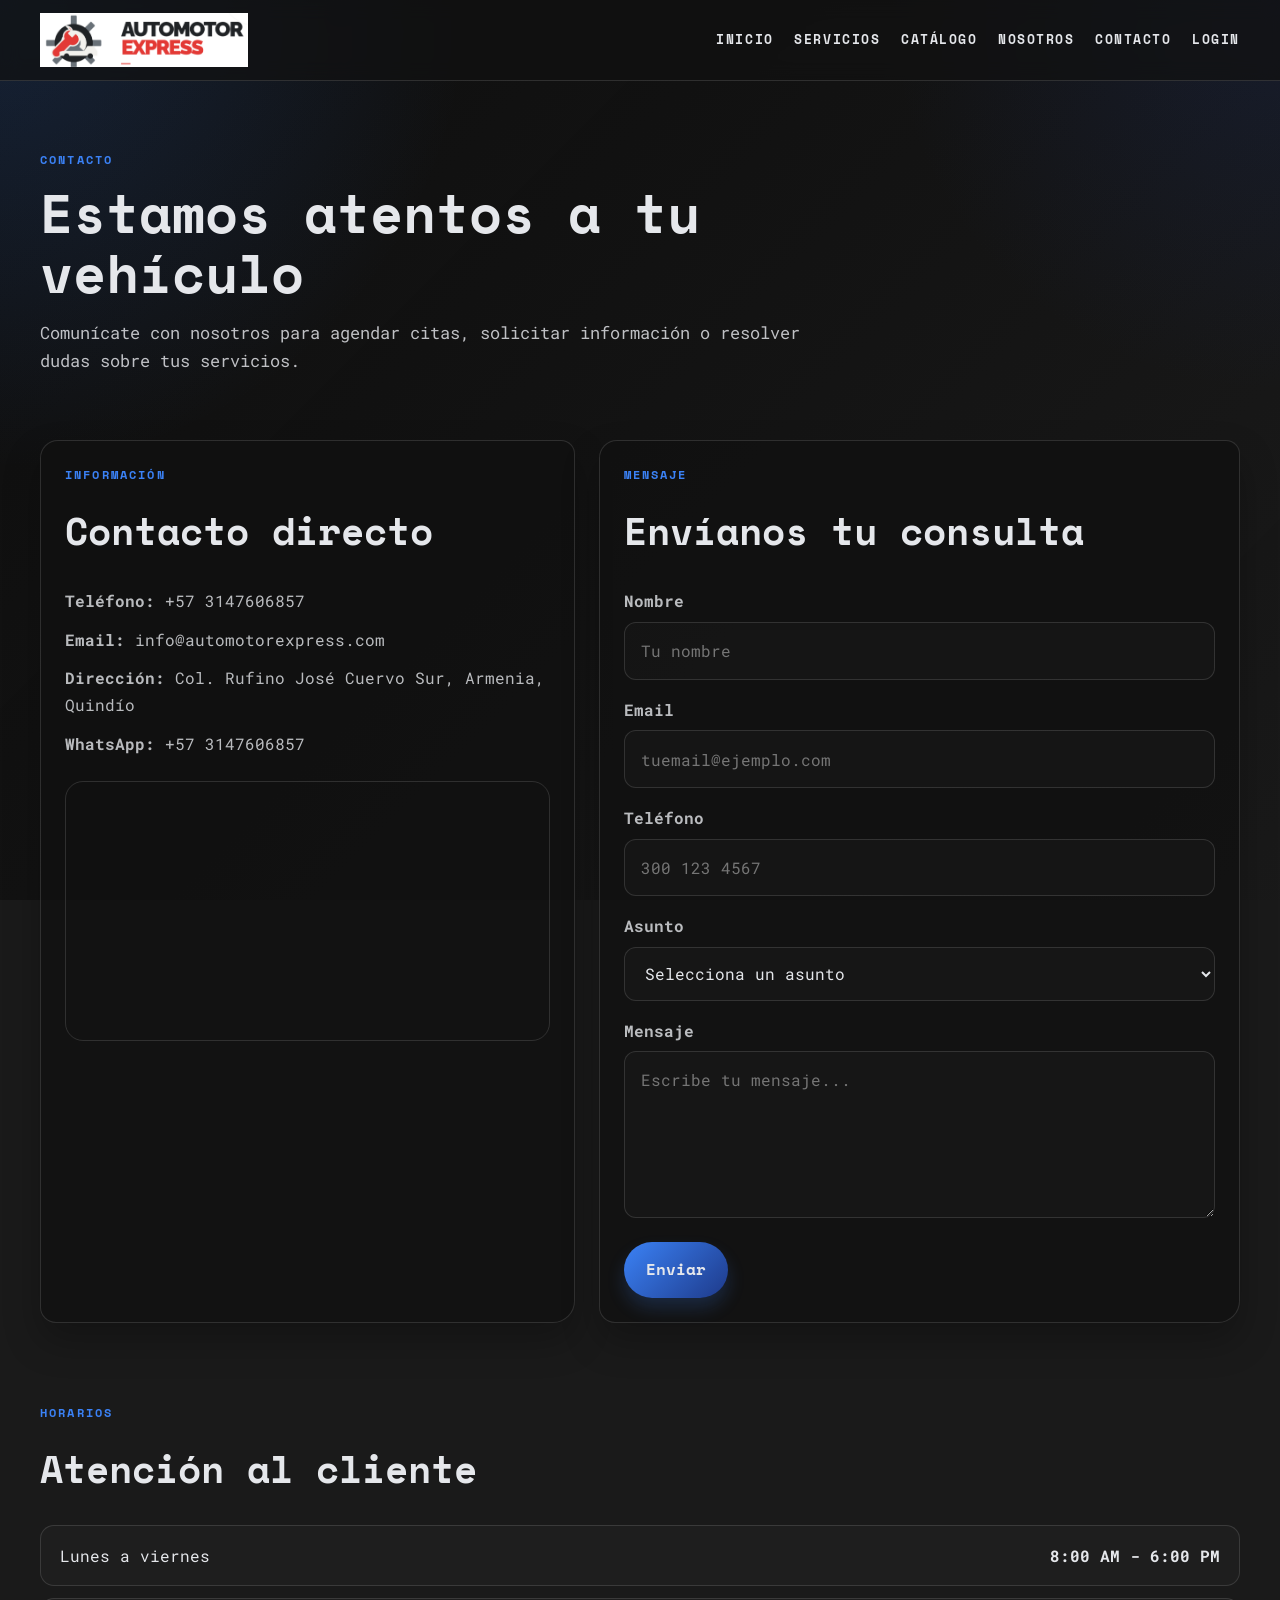
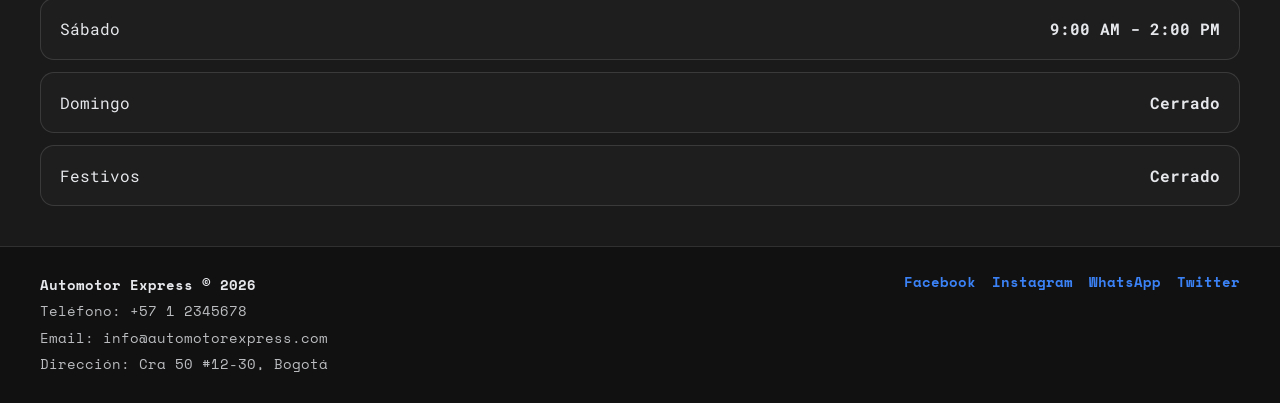
<file: public/contacto.html>
<!DOCTYPE html>
<html lang="es">
    <head>
        <meta charset="UTF-8" />
        <meta name="viewport" content="width=device-width, initial-scale=1.0" />
        <title>Automotor Express | Contacto</title>
        <meta name="description" content="Contacto y acceso para clientes de Automotor Express." />
        <link rel="preconnect" href="https://fonts.googleapis.com" />
        <link rel="preconnect" href="https://fonts.gstatic.com" crossorigin />
        <link href="https://fonts.googleapis.com/css2?family=Roboto+Mono:wght@400;500;700&family=Space+Mono:wght@400;700&display=swap" rel="stylesheet" />
        <link rel="stylesheet" href="css/styles-principal.css" />
        <script src="js/site.js" defer></script>
    </head>
    <body>
        <div class="fondo-parallax" aria-hidden="true"></div>

        <!-- Encabezado principal del sitio -->
        <header class="encabezado">
            <div class="contenedor navegacion">
                <a href="index.html" class="logotipo" aria-label="Automotor Express inicio">
                    <img class="imagen-logo" src="img/logo2.png" alt="Automotor Express" />
                </a>

                <nav class="menu-navegacion" aria-label="Menú principal">
                    <a href="index.html">Inicio</a>
                    <a href="servicios.html">Servicios</a>
                    <a href="catalogo.html">Catálogo</a>
                    <a href="nosotros.html">Nosotros</a>
                    <a href="contacto.html">Contacto</a>
                    <a href="login.html">Login</a>
                </nav>
            </div>
        </header>

        <main class="pagina-secundaria">
            <!-- Encabezado de la página de contacto -->
            <section class="encabezado-pagina">
                <div class="contenedor">
                    <p class="etiqueta-seccion">Contacto</p>
                    <h1 class="titulo-principal titulo-pagina">Estamos atentos a tu vehículo</h1>
                    <p class="texto-principal texto-pagina">
                        Comunícate con nosotros para agendar citas, solicitar información o resolver dudas sobre tus servicios.
                    </p>
                </div>
            </section>

            <!-- Información de contacto y mapa -->
            <section class="seccion-contacto-principal">
                <div class="contenedor formulario-contacto-contenedor">
                    <div class="bloque-informacion-contacto">
                        <div class="encabezado-seccion">
                            <p class="etiqueta-seccion">Información</p>
                            <h2>Contacto directo</h2>
                        </div>

                        <ul class="lista-contacto">
                            <li><strong>Teléfono:</strong> +57 3147606857</li>
                            <li><strong>Email:</strong> info@automotorexpress.com</li>
                            <li><strong>Dirección:</strong> Col. Rufino José Cuervo Sur, Armenia, Quindío</li>
                            <li><strong>WhatsApp:</strong> +57 3147606857</li>
                        </ul>

                        <div class="mapa-contacto">
                            <iframe src="https://www.google.com/maps/embed?pb=!1m18!1m12!1m3!1d1004.705675365159!2d-75.69580283043351!3d4.523276899715704!2m3!1f0!2f0!3f0!3m2!1i1024!2i768!4f13.1!3m3!1m2!1s0x8e38f594b93f237b%3A0xd5a4e22cb493b862!2sCol.%20Rufino%20Jos%C3%A9%20Cuervo%20Sur!5e1!3m2!1ses!2sco!4v1788645784926!5m2!1ses!2sco" width="400" height="300" style="border:0;" allowfullscreen="" loading="lazy" referrerpolicy="strict-origin-when-cross-origin" title="Mapa de Armenia"></iframe>
                        </div>
                    </div>

                    <div class="bloque-formulario-contacto">
                        <div class="encabezado-seccion">
                            <p class="etiqueta-seccion">Mensaje</p>
                            <h2>Envíanos tu consulta</h2>
                        </div>

                        <form class="formulario-contacto" action="../php/contacto_procesar.php" method="post">
                            <div class="campo-formulario">
                                <label for="nombre-contacto">Nombre</label>
                                <input type="text" id="nombre-contacto" name="nombre" placeholder="Tu nombre" required />
                            </div>

                            <div class="campo-formulario">
                                <label for="email-contacto">Email</label>
                                <input type="email" id="email-contacto" name="email" placeholder="tuemail@ejemplo.com" required />
                            </div>

                            <div class="campo-formulario">
                                <label for="telefono-contacto">Teléfono</label>
                                <input type="tel" id="telefono-contacto" name="telefono" placeholder="300 123 4567" />
                            </div>

                            <div class="campo-formulario">
                                <label for="asunto-contacto">Asunto</label>
                                <select id="asunto-contacto" name="asunto" required>
                                    <option value="">Selecciona un asunto</option>
                                    <option value="consulta">Consulta general</option>
                                    <option value="cita">Agendar cita</option>
                                    <option value="repuesto">Solicitar repuesto</option>
                                    <option value="soporte">Soporte técnico</option>
                                </select>
                            </div>

                            <div class="campo-formulario">
                                <label for="mensaje-contacto">Mensaje</label>
                                <textarea id="mensaje-contacto" name="mensaje" rows="5" placeholder="Escribe tu mensaje..." required></textarea>
                            </div>

                            <button type="submit" class="boton-principal boton-formulario">Enviar</button>
                        </form>
                        <div id="mensaje-respuesta" style="margin-top: 20px; padding: 15px; border-radius: 8px; display: none; text-align: center; font-weight: bold;"></div>
                    </div>
                </div>
            </section>

            <!-- Horarios de atención -->
            <section class="horarios">
                <div class="contenedor">
                    <div class="encabezado-seccion">
                        <p class="etiqueta-seccion">Horarios</p>
                        <h2>Atención al cliente</h2>
                    </div>

                    <div class="tabla-horarios">
                        <div class="fila-horario"><span>Lunes a viernes</span><strong>8:00 AM - 6:00 PM</strong></div>
                        <div class="fila-horario"><span>Sábado</span><strong>9:00 AM - 2:00 PM</strong></div>
                        <div class="fila-horario"><span>Domingo</span><strong>Cerrado</strong></div>
                        <div class="fila-horario"><span>Festivos</span><strong>Cerrado</strong></div>
                    </div>
                </div>
            </section>

        </main>

        <footer class="pie-pagina" id="contacto">
            <div class="contenedor pie-contenido">
                <div>
                    <p class="nombre-empresa">Automotor Express © 2026</p>
                    <p>Teléfono: +57 1 2345678</p>
                    <p>Email: info@automotorexpress.com</p>
                    <p>Dirección: Cra 50 #12-30, Bogotá</p>
                </div>

                <div class="redes-sociales">
                    <a href="#" aria-label="Facebook">Facebook</a>
                    <a href="#" aria-label="Instagram">Instagram</a>
                    <a href="#" aria-label="WhatsApp">WhatsApp</a>
                    <a href="#" aria-label="Twitter">Twitter</a>
                </div>
            </div>
        </footer>

    </body>
</html>
</file>
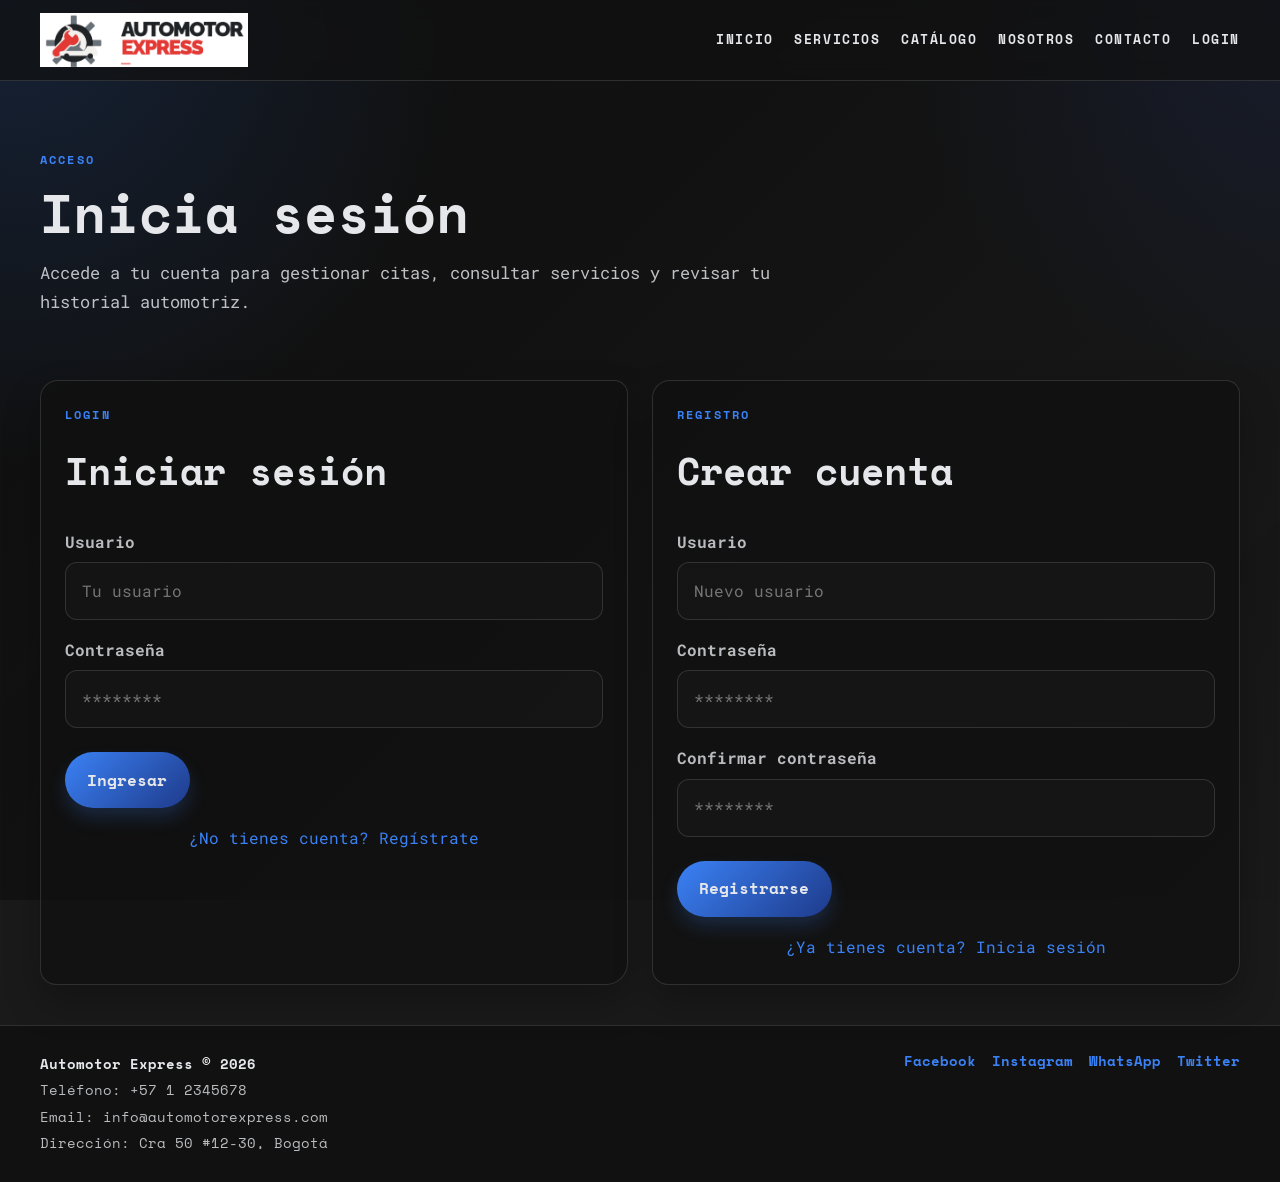
<file: public/login.html>
<!DOCTYPE html>
<html lang="es">
    <head>
        <meta charset="UTF-8" />
        <meta name="viewport" content="width=device-width, initial-scale=1.0" />
        <title>Automotor Express | Login</title>
        <meta name="description" content="Inicia sesión en Automotor Express para gestionar tu vehículo." />
        <link rel="preconnect" href="https://fonts.googleapis.com" />
        <link rel="preconnect" href="https://fonts.gstatic.com" crossorigin />
        <link href="https://fonts.googleapis.com/css2?family=Roboto+Mono:wght@400;500;700&family=Space+Mono:wght@400;700&display=swap" rel="stylesheet" />
        <link rel="stylesheet" href="css/styles-principal.css" />
        <script src="js/site.js" defer></script>
    </head>
    <body>
        <div class="fondo-parallax" aria-hidden="true"></div>

        <header class="encabezado">
            <div class="contenedor navegacion">
                <a href="index.html" class="logotipo" aria-label="Automotor Express inicio">
                    <img class="imagen-logo" src="img/logo2.png" alt="Automotor Express" />
                </a>

                <nav class="menu-navegacion" aria-label="Menú principal">
                    <a href="index.html">Inicio</a>
                    <a href="servicios.html">Servicios</a>
                    <a href="catalogo.html">Catálogo</a>
                    <a href="nosotros.html">Nosotros</a>
                    <a href="contacto.html">Contacto</a>
                    <a href="login.html">Login</a>
                </nav>
            </div>
        </header>

        <main class="pagina-secundaria">
            <section class="encabezado-pagina">
                <div class="contenedor">
                    <p class="etiqueta-seccion">Acceso</p>
                    <h1 class="titulo-principal titulo-pagina">Inicia sesión</h1>
                    <p class="texto-principal texto-pagina">
                        Accede a tu cuenta para gestionar citas, consultar servicios y revisar tu historial automotriz.
                    </p>
                </div>
            </section>

            <section class="seccion-acceso">
                <div class="contenedor contenedor-acceso">
                    <div class="panel-acceso">
                        <div class="encabezado-seccion">
                            <p class="etiqueta-seccion">Login</p>
                            <h2>Iniciar sesión</h2>
                        </div>

                        <form class="formulario-acceso" action="index.php" method="post">
                            <div class="campo-formulario">
                                <label for="usuario-login">Usuario</label>
                                <input type="text" id="usuario-login" name="usuario" placeholder="Tu usuario" required />
                            </div>

                            <div class="campo-formulario">
                                <label for="contrasena-login">Contraseña</label>
                                <input type="password" id="contrasena-login" name="password" placeholder="********" required />
                            </div>

                            <button type="submit" class="boton-principal boton-formulario">Ingresar</button>
                            <p class="enlace-formulario"><a href="login.html">¿No tienes cuenta? Regístrate</a></p>
                        </form>
                    </div>

                    <div class="panel-acceso">
                        <div class="encabezado-seccion">
                            <p class="etiqueta-seccion">Registro</p>
                            <h2>Crear cuenta</h2>
                        </div>

                        <form class="formulario-acceso" action="registrar.php" method="post">
                            <div class="campo-formulario">
                                <label for="usuario-registro">Usuario</label>
                                <input type="text" id="usuario-registro" name="usuario" placeholder="Nuevo usuario" required />
                            </div>

                            <div class="campo-formulario">
                                <label for="contrasena-registro">Contraseña</label>
                                <input type="password" id="contrasena-registro" name="password" placeholder="********" required />
                            </div>

                            <div class="campo-formulario">
                                <label for="confirmar-contrasena">Confirmar contraseña</label>
                                <input type="password" id="confirmar-contrasena" name="confirmar_password" placeholder="********" required />
                            </div>

                            <button type="submit" class="boton-principal boton-formulario">Registrarse</button>
                            <p class="enlace-formulario"><a href="login.html">¿Ya tienes cuenta? Inicia sesión</a></p>
                        </form>
                    </div>
                </div>
            </section>
        </main>

        <footer class="pie-pagina" id="contacto">
            <div class="contenedor pie-contenido">
                <div>
                    <p class="nombre-empresa">Automotor Express © 2026</p>
                    <p>Teléfono: +57 1 2345678</p>
                    <p>Email: info@automotorexpress.com</p>
                    <p>Dirección: Cra 50 #12-30, Bogotá</p>
                </div>

                <div class="redes-sociales">
                    <a href="#" aria-label="Facebook">Facebook</a>
                    <a href="#" aria-label="Instagram">Instagram</a>
                    <a href="#" aria-label="WhatsApp">WhatsApp</a>
                    <a href="#" aria-label="Twitter">Twitter</a>
                </div>
            </div>
        </footer>
    </body>
</html>
</file>
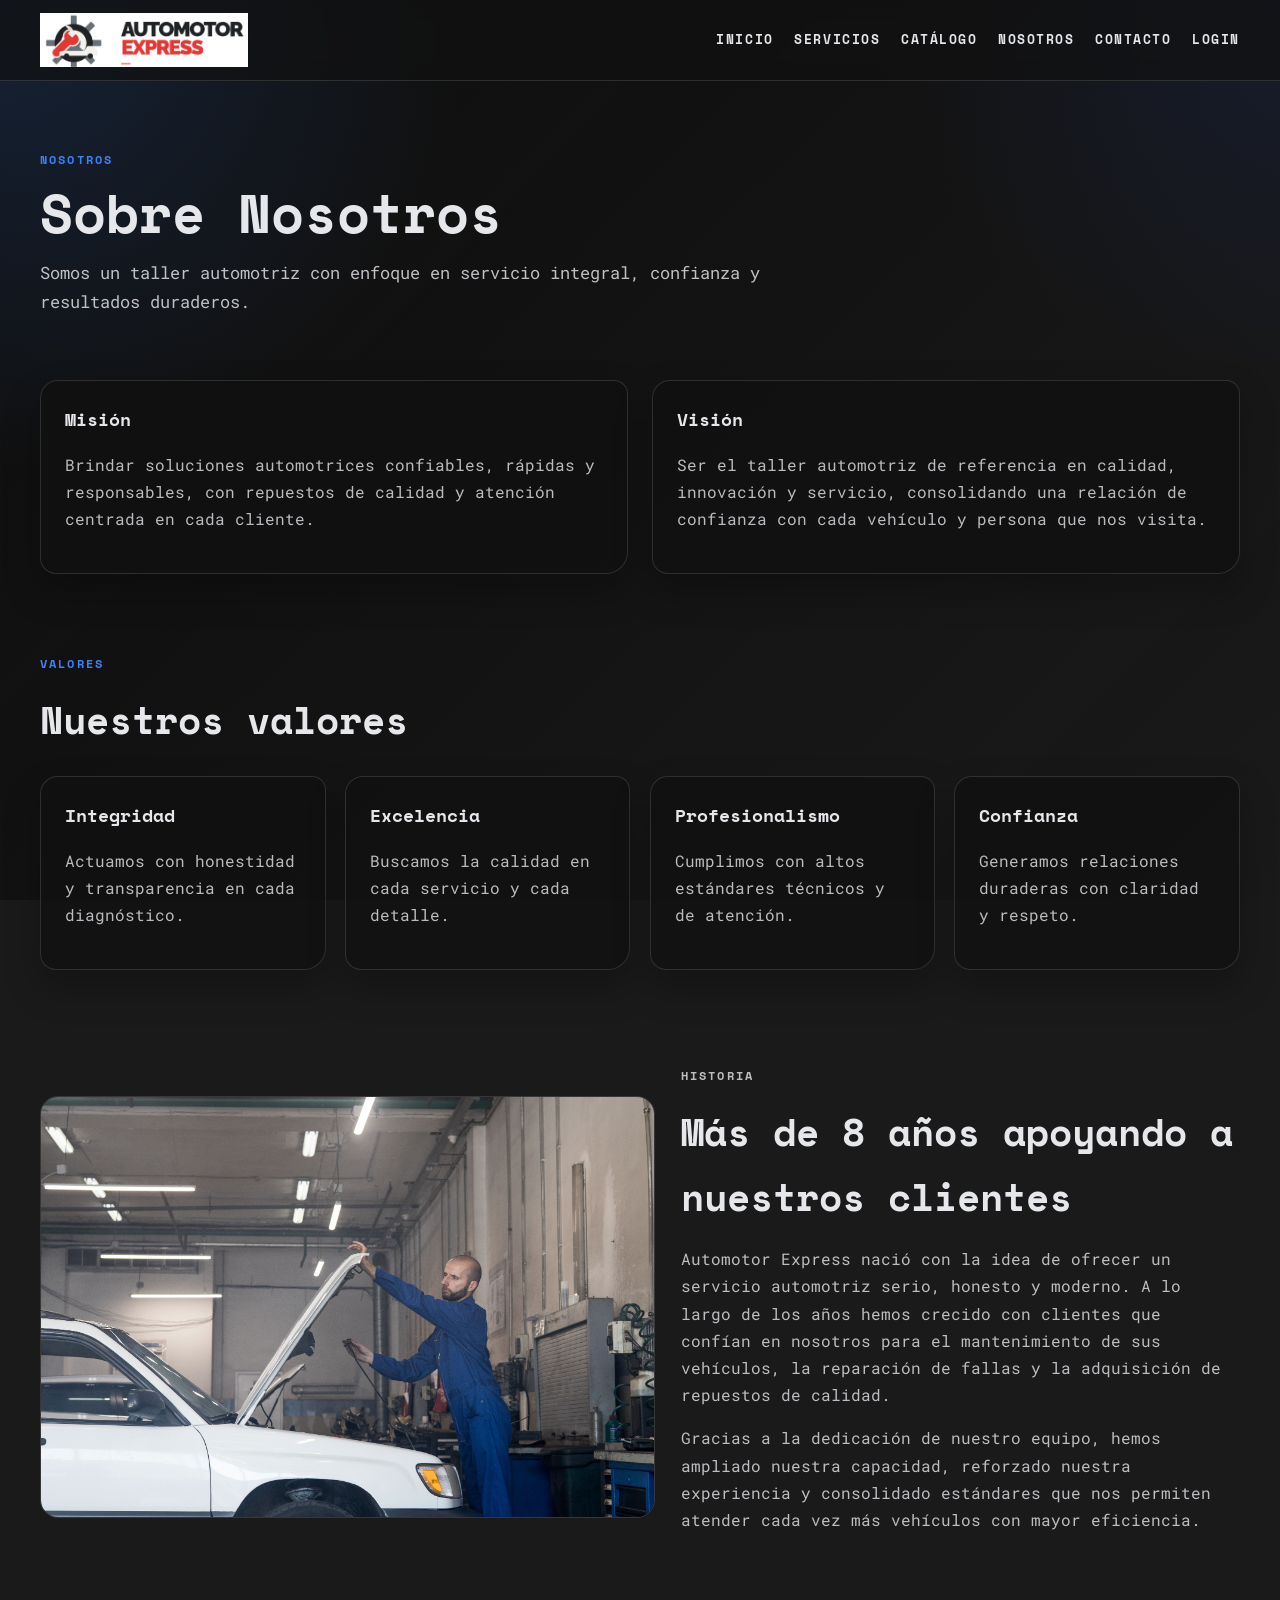
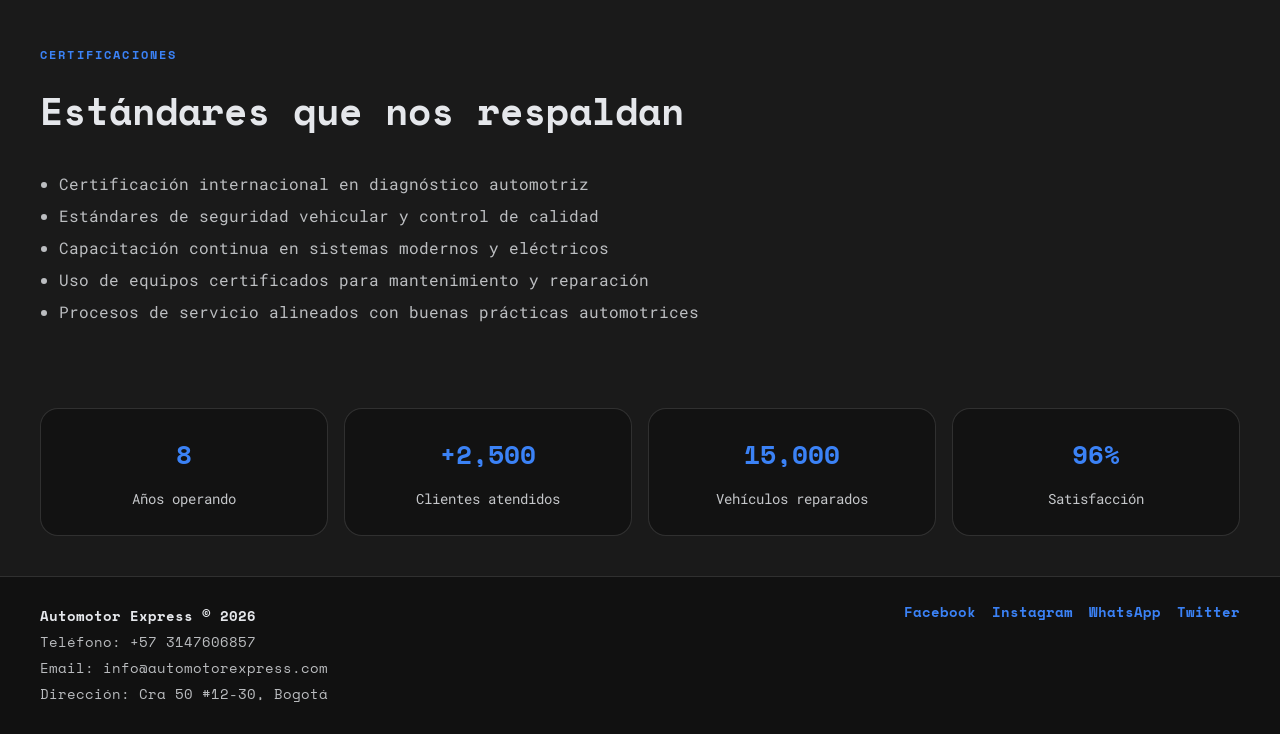
<file: public/nosotros.html>
<!DOCTYPE html>
<html lang="es">
    <head>
        <meta charset="UTF-8" />
        <meta name="viewport" content="width=device-width, initial-scale=1.0" />
        <title>Automotor Express | Nosotros</title>
        <meta name="description" content="Conoce la historia, misión, visión y equipo de Automotor Express." />
        <link rel="preconnect" href="https://fonts.googleapis.com" />
        <link rel="preconnect" href="https://fonts.gstatic.com" crossorigin />
        <link href="https://fonts.googleapis.com/css2?family=Roboto+Mono:wght@400;500;700&family=Space+Mono:wght@400;700&display=swap" rel="stylesheet" />
        <link rel="stylesheet" href="css/styles-principal.css" />
        <script src="js/site.js" defer></script>
    </head>
    <body>
        <div class="fondo-parallax" aria-hidden="true"></div>

        <!-- Encabezado con navegación principal -->
        <header class="encabezado">
            <div class="contenedor navegacion">
                <a href="index.html" class="logotipo" aria-label="Automotor Express inicio">
                    <img class="imagen-logo" src="img/logo2.png" alt="Automotor Express" />
                </a>

                <nav class="menu-navegacion" aria-label="Menú principal">
                    <a href="index.html">Inicio</a>
                    <a href="servicios.html">Servicios</a>
                    <a href="catalogo.html">Catálogo</a>
                    <a href="nosotros.html">Nosotros</a>
                    <a href="contacto.html">Contacto</a>
                    <a href="login.html">Login</a>
                </nav>
            </div>
        </header>

        <main class="pagina-secundaria">
            <!-- Encabezado de la sección sobre nosotros -->
            <section class="encabezado-pagina">
                <div class="contenedor">
                    <p class="etiqueta-seccion">Nosotros</p>
                    <h1 class="titulo-principal titulo-pagina">Sobre Nosotros</h1>
                    <p class="texto-principal texto-pagina">
                        Somos un taller automotriz con enfoque en servicio integral, confianza y resultados duraderos.
                    </p>
                </div>
            </section>

            <!-- Misión y visión del taller -->
            <section class="bloque-mision-vision">
                <div class="contenedor dos-columnas">
                    <article class="tarjeta-mision-vision">
                        <h2>Misión</h2>
                        <p>
                            Brindar soluciones automotrices confiables, rápidas y responsables, con repuestos de calidad
                            y atención centrada en cada cliente.
                        </p>
                    </article>

                    <article class="tarjeta-mision-vision">
                        <h2>Visión</h2>
                        <p>
                            Ser el taller automotriz de referencia en calidad, innovación y servicio, consolidando
                            una relación de confianza con cada vehículo y persona que nos visita.
                        </p>
                    </article>
                </div>
            </section>

            <!-- Valores corporativos -->
            <section class="valores">
                <div class="contenedor">
                    <div class="encabezado-seccion">
                        <p class="etiqueta-seccion">Valores</p>
                        <h2>Nuestros valores</h2>
                    </div>

                    <div class="grupo-valores">
                        <article class="tarjeta-valor">
                            <h3>Integridad</h3>
                            <p>Actuamos con honestidad y transparencia en cada diagnóstico.</p>
                        </article>
                        <article class="tarjeta-valor">
                            <h3>Excelencia</h3>
                            <p>Buscamos la calidad en cada servicio y cada detalle.</p>
                        </article>
                        <article class="tarjeta-valor">
                            <h3>Profesionalismo</h3>
                            <p>Cumplimos con altos estándares técnicos y de atención.</p>
                        </article>
                        <article class="tarjeta-valor">
                            <h3>Confianza</h3>
                            <p>Generamos relaciones duraderas con claridad y respeto.</p>
                        </article>
                    </div>
                </div>
            </section>

            <!-- Historia del taller -->
            <section class="historia">
                <div class="contenedor historia-contenido">
                    <div class="imagen-historia">
                        <img src="img/pexels-artempodrez-8985928.jpg" alt="Historia del taller" />
                    </div>

                    <div class="texto-historia">
                        <p class="etiqueta-seccion">Historia</p>
                        <h2>Más de 8 años apoyando a nuestros clientes</h2>
                        <p>
                            Automotor Express nació con la idea de ofrecer un servicio automotriz serio, honesto y moderno.
                            A lo largo de los años hemos crecido con clientes que confían en nosotros para el mantenimiento
                            de sus vehículos, la reparación de fallas y la adquisición de repuestos de calidad.
                        </p>
                        <p>
                            Gracias a la dedicación de nuestro equipo, hemos ampliado nuestra capacidad, reforzado nuestra experiencia
                            y consolidado estándares que nos permiten atender cada vez más vehículos con mayor eficiencia.
                        </p>
                    </div>
                </div>
            </section>

          

            <!-- Certificaciones y estándares -->
            <section class="certificaciones">
                <div class="contenedor">
                    <div class="encabezado-seccion">
                        <p class="etiqueta-seccion">Certificaciones</p>
                        <h2>Estándares que nos respaldan</h2>
                    </div>

                    <ul class="lista-certificaciones">
                        <li>Certificación internacional en diagnóstico automotriz</li>
                        <li>Estándares de seguridad vehicular y control de calidad</li>
                        <li>Capacitación continua en sistemas modernos y eléctricos</li>
                        <li>Uso de equipos certificados para mantenimiento y reparación</li>
                        <li>Procesos de servicio alineados con buenas prácticas automotrices</li>
                    </ul>
                </div>
            </section>

            <!-- Estadísticas finales -->
            <section class="estadisticas-nosotros">
                <div class="contenedor">
                    <div class="grupo-estadisticas-nosotros">
                        <div class="estadistica-item">
                            <strong>8</strong>
                            <span>Años operando</span>
                        </div>
                        <div class="estadistica-item">
                            <strong>+2,500</strong>
                            <span>Clientes atendidos</span>
                        </div>
                        <div class="estadistica-item">
                            <strong>15,000</strong>
                            <span>Vehículos reparados</span>
                        </div>
                        <div class="estadistica-item">
                            <strong>96%</strong>
                            <span>Satisfacción</span>
                        </div>
                    </div>
                </div>
            </section>
        </main>

        <footer class="pie-pagina" id="contacto">
            <div class="contenedor pie-contenido">
                <div>
                    <p class="nombre-empresa">Automotor Express © 2026</p>
                    <p>Teléfono: +57 3147606857 </p>
                    <p>Email: info@automotorexpress.com</p>
                    <p>Dirección: Cra 50 #12-30, Bogotá</p>
                </div>

                <div class="redes-sociales">
                    <a href="#" aria-label="Facebook">Facebook</a>
                    <a href="#" aria-label="Instagram">Instagram</a>
                    <a href="#" aria-label="WhatsApp">WhatsApp</a>
                    <a href="#" aria-label="Twitter">Twitter</a>
                </div>
            </div>
        </footer>
    </body>
</html>
</file>
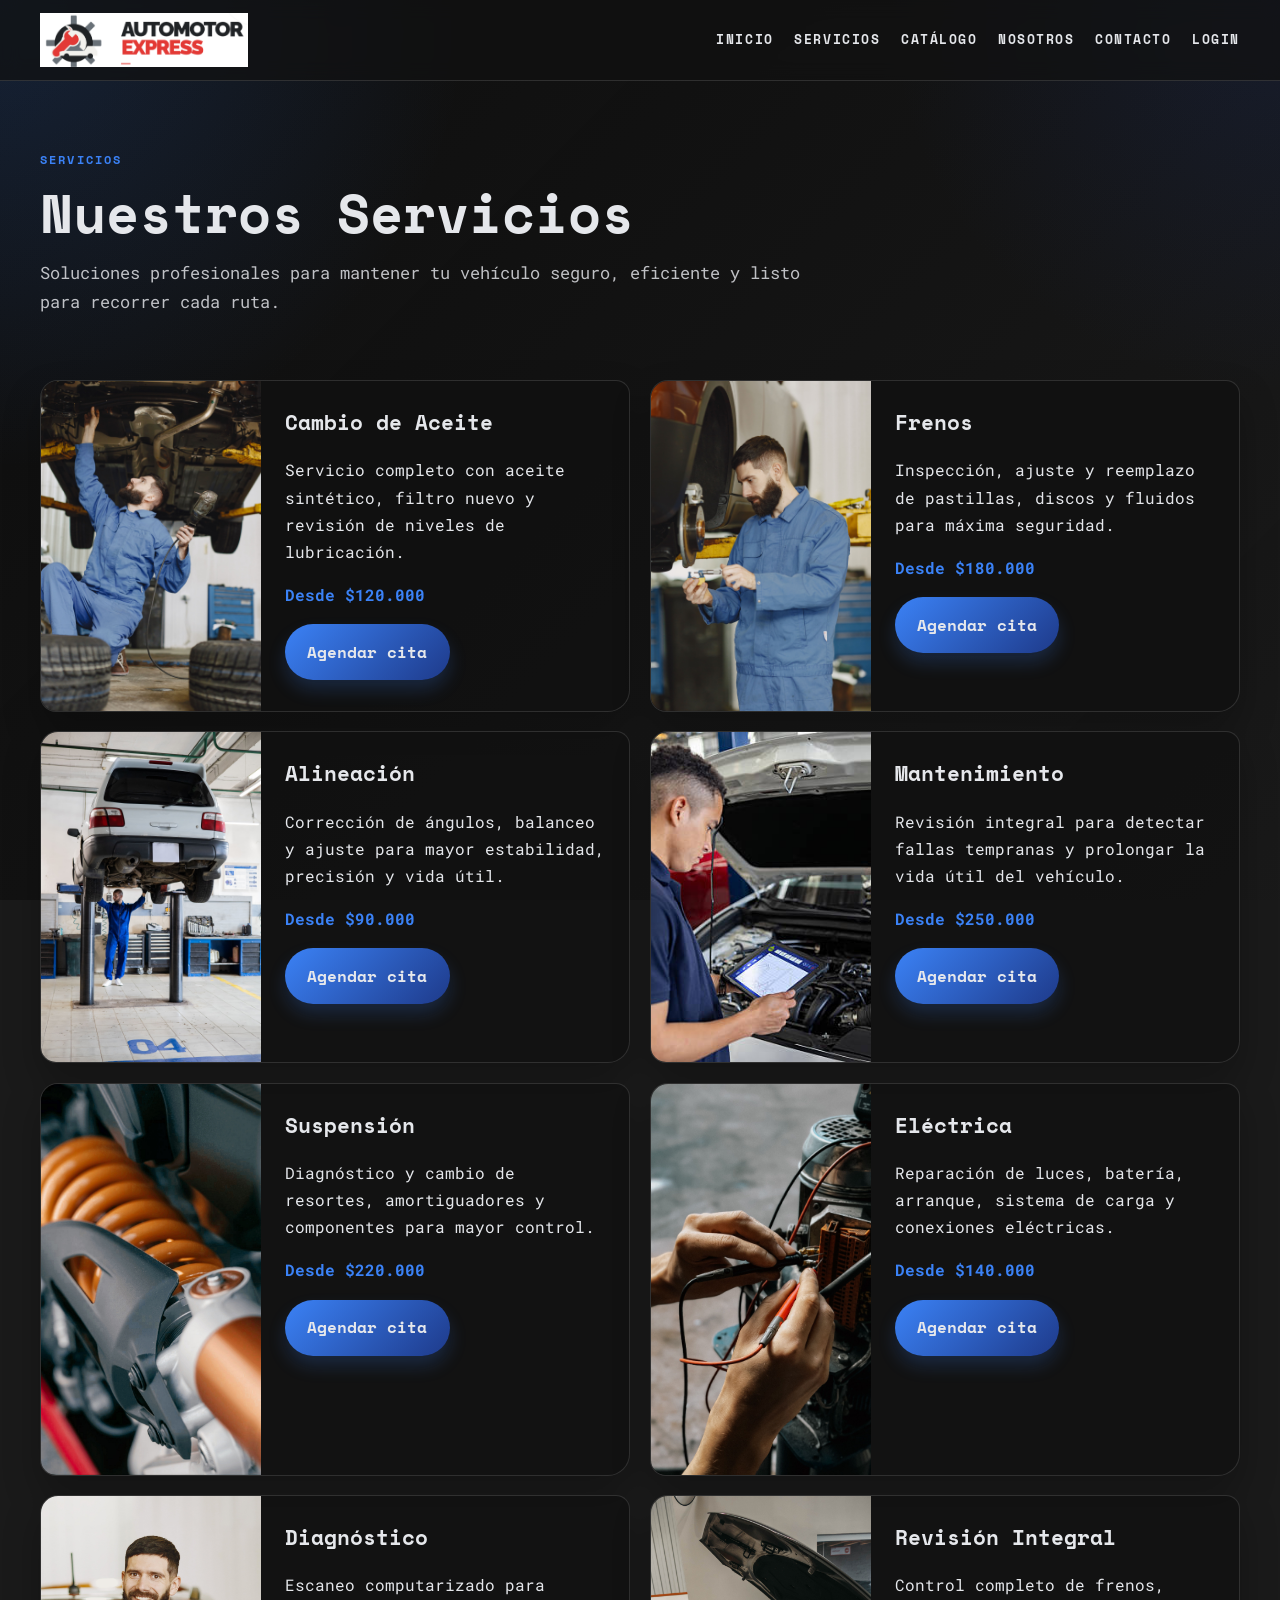
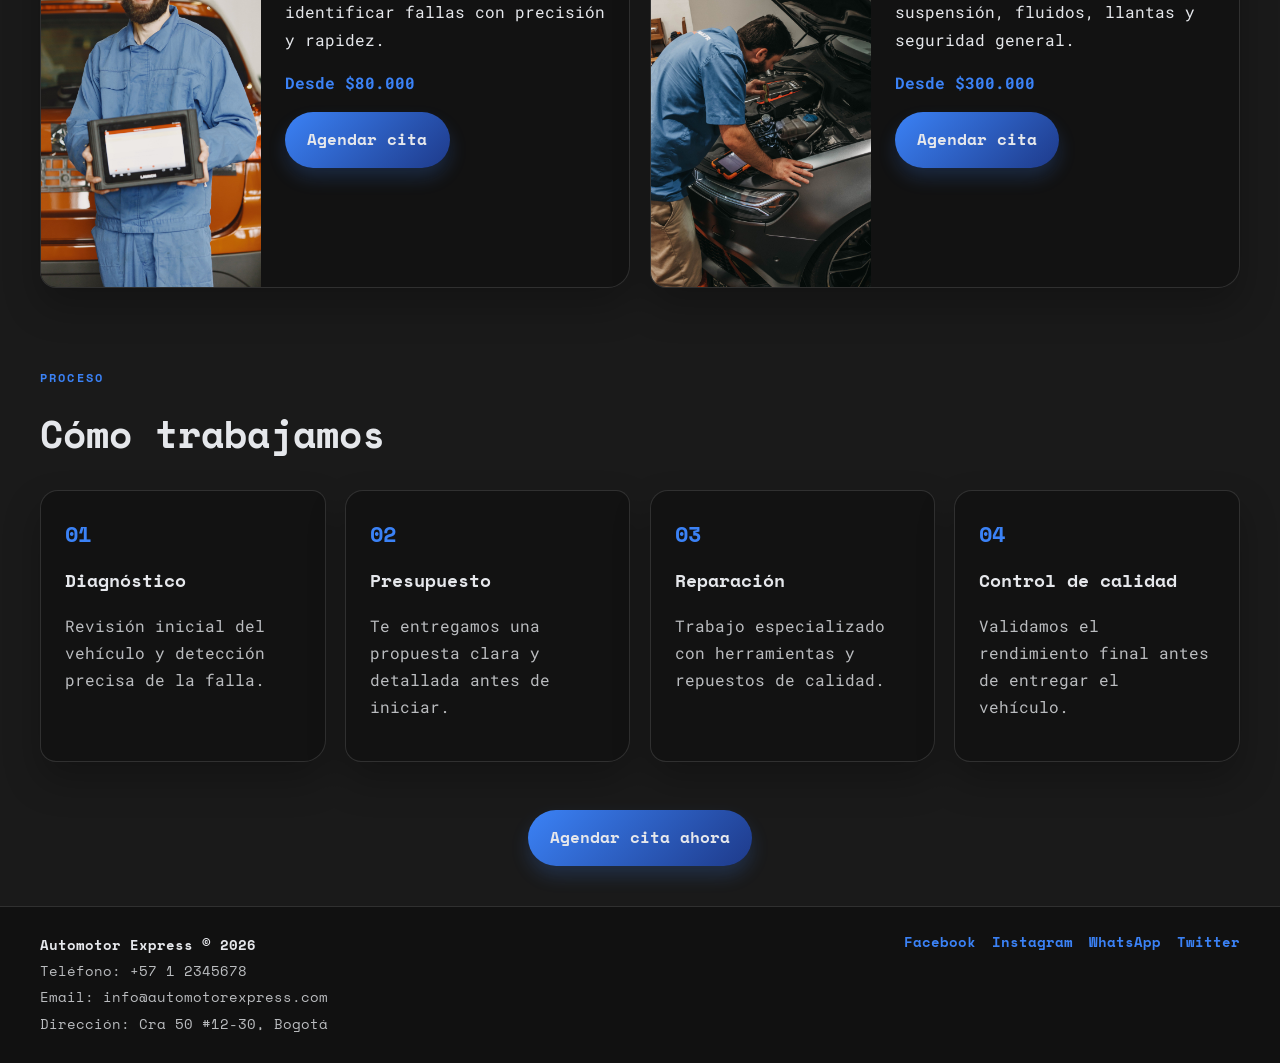
<file: public/servicios.html>
<!DOCTYPE html>
<html lang="es">
    <head>
        <meta charset="UTF-8" />
        <meta name="viewport" content="width=device-width, initial-scale=1.0" />
        <title>Automotor Express | Servicios</title>
        <meta name="description" content="Servicios de mantenimiento y reparación automotriz en Automotor Express." />
        <link rel="preconnect" href="https://fonts.googleapis.com" />
        <link rel="preconnect" href="https://fonts.gstatic.com" crossorigin />
        <link href="https://fonts.googleapis.com/css2?family=Roboto+Mono:wght@400;500;700&family=Space+Mono:wght@400;700&display=swap" rel="stylesheet" />
        <link rel="stylesheet" href="css/styles-principal.css" />
        <script src="js/site.js" defer></script>
    </head>
    <body>
        <div class="fondo-parallax" aria-hidden="true"></div>

        <!-- Encabezado con navegación entre páginas -->
        <header class="encabezado">
            <div class="contenedor navegacion">
                <a href="index.html" class="logotipo" aria-label="Automotor Express inicio">
                    <img class="imagen-logo" src="img/logo2.png" alt="Automotor Express" />
                </a>

                <nav class="menu-navegacion" aria-label="Menú principal">
                    <a href="index.html">Inicio</a>
                    <a href="servicios.html">Servicios</a>
                    <a href="catalogo.html">Catálogo</a>
                    <a href="nosotros.html">Nosotros</a>
                    <a href="contacto.html">Contacto</a>
                    <a href="login.html">Login</a>
                </nav>
            </div>
        </header>

        <main class="pagina-secundaria">
            <!-- Encabezado de la sección de servicios -->
            <section class="encabezado-pagina">
                <div class="contenedor">
                    <p class="etiqueta-seccion">Servicios</p>
                    <h1 class="titulo-principal titulo-pagina">Nuestros Servicios</h1>
                    <p class="texto-principal texto-pagina">
                        Soluciones profesionales para mantener tu vehículo seguro, eficiente y listo para recorrer cada ruta.
                    </p>
                </div>
            </section>

            <!-- Lista completa de servicios detallados -->
            <section class="lista-servicios">
                <div class="contenedor">
                    <div class="grupo-servicios-completos">
                        <article class="tarjeta-servicio-detallado">
                            <img src="img/servicios/cambio.aceite.jpg" alt="Cambio de aceite" />
                            <div class="contenido-servicio">
                                <h2>Cambio de Aceite</h2>
                                <p>Servicio completo con aceite sintético, filtro nuevo y revisión de niveles de lubricación.</p>
                                <div class="precio-servicio">Desde $120.000</div>
                                <button type="button" class="boton-principal">Agendar cita</button>
                            </div>
                        </article>

                        <article class="tarjeta-servicio-detallado">
                            <img src="img/servicios/frrenos.jpg" alt="Frenos" />
                            <div class="contenido-servicio">
                                <h2>Frenos</h2>
                                <p>Inspección, ajuste y reemplazo de pastillas, discos y fluidos para máxima seguridad.</p>
                                <div class="precio-servicio">Desde $180.000</div>
                                <button type="button" class="boton-principal">Agendar cita</button>
                            </div>
                        </article>

                        <article class="tarjeta-servicio-detallado">
                            <img src="img/servicios/alineacion.jpg" alt="Alineación" />
                            <div class="contenido-servicio">
                                <h2>Alineación</h2>
                                <p>Corrección de ángulos, balanceo y ajuste para mayor estabilidad, precisión y vida útil.</p>
                                <div class="precio-servicio">Desde $90.000</div>
                                <button type="button" class="boton-principal">Agendar cita</button>
                            </div>
                        </article>

                        <article class="tarjeta-servicio-detallado">
                            <img src="img/servicios/mantenimiento.jpg" alt="Mantenimiento general" />
                            <div class="contenido-servicio">
                                <h2>Mantenimiento</h2>
                                <p>Revisión integral para detectar fallas tempranas y prolongar la vida útil del vehículo.</p>
                                <div class="precio-servicio">Desde $250.000</div>
                                <button type="button" class="boton-principal">Agendar cita</button>
                            </div>
                        </article>

                        <article class="tarjeta-servicio-detallado">
                            <img src="img/servicios/suspencion.jpg" alt="Suspensión" />
                            <div class="contenido-servicio">
                                <h2>Suspensión</h2>
                                <p>Diagnóstico y cambio de resortes, amortiguadores y componentes para mayor control.</p>
                                <div class="precio-servicio">Desde $220.000</div>
                                <button type="button" class="boton-principal">Agendar cita</button>
                            </div>
                        </article>

                        <article class="tarjeta-servicio-detallado">
                            <img src="img/servicios/electrica.jpg" alt="Sistema eléctrico" />
                            <div class="contenido-servicio">
                                <h2>Eléctrica</h2>
                                <p>Reparación de luces, batería, arranque, sistema de carga y conexiones eléctricas.</p>
                                <div class="precio-servicio">Desde $140.000</div>
                                <button type="button" class="boton-principal">Agendar cita</button>
                            </div>
                        </article>

                        <article class="tarjeta-servicio-detallado">
                            <img src="img/servicios/diagnostico.jpg" alt="Diagnóstico computarizado" />
                            <div class="contenido-servicio">
                                <h2>Diagnóstico</h2>
                                <p>Escaneo computarizado para identificar fallas con precisión y rapidez.</p>
                                <div class="precio-servicio">Desde $80.000</div>
                                <button type="button" class="boton-principal">Agendar cita</button>
                            </div>
                        </article>

                        <article class="tarjeta-servicio-detallado">
                            <img src="img/servicios/revision.integral.jpg" alt="Revisión integral" />
                            <div class="contenido-servicio">
                                <h2>Revisión Integral</h2>
                                <p>Control completo de frenos, suspensión, fluidos, llantas y seguridad general.</p>
                                <div class="precio-servicio">Desde $300.000</div>
                                <button type="button" class="boton-principal">Agendar cita</button>
                            </div>
                        </article>
                    </div>
                </div>
            </section>

            <!-- Proceso de servicio paso a paso -->
            <section class="proceso-servicio">
                <div class="contenedor">
                    <div class="encabezado-seccion">
                        <p class="etiqueta-seccion">Proceso</p>
                        <h2>Cómo trabajamos</h2>
                    </div>

                    <div class="grupo-proceso">
                        <article class="tarjeta-proceso">
                            <span class="numero-proceso">01</span>
                            <h3>Diagnóstico</h3>
                            <p>Revisión inicial del vehículo y detección precisa de la falla.</p>
                        </article>
                        <article class="tarjeta-proceso">
                            <span class="numero-proceso">02</span>
                            <h3>Presupuesto</h3>
                            <p>Te entregamos una propuesta clara y detallada antes de iniciar.</p>
                        </article>
                        <article class="tarjeta-proceso">
                            <span class="numero-proceso">03</span>
                            <h3>Reparación</h3>
                            <p>Trabajo especializado con herramientas y repuestos de calidad.</p>
                        </article>
                        <article class="tarjeta-proceso">
                            <span class="numero-proceso">04</span>
                            <h3>Control de calidad</h3>
                            <p>Validamos el rendimiento final antes de entregar el vehículo.</p>
                        </article>
                    </div>

                    <div class="contenedor-boton-cta">
                        <a href="contacto.html" class="boton-cta">Agendar cita ahora</a>
                    </div>
                </div>
            </section>
        </main>

        <footer class="pie-pagina" id="contacto">
            <div class="contenedor pie-contenido">
                <div>
                    <p class="nombre-empresa">Automotor Express © 2026</p>
                    <p>Teléfono: +57 1 2345678</p>
                    <p>Email: info@automotorexpress.com</p>
                    <p>Dirección: Cra 50 #12-30, Bogotá</p>
                </div>

                <div class="redes-sociales">
                    <a href="#" aria-label="Facebook">Facebook</a>
                    <a href="#" aria-label="Instagram">Instagram</a>
                    <a href="#" aria-label="WhatsApp">WhatsApp</a>
                    <a href="#" aria-label="Twitter">Twitter</a>
                </div>
            </div>
        </footer>
    </body>
</html>
</file>
<file: public/css/styles.css>
@import url('https://fonts.googleapis.com/css2?family=Bebas+Neue&family=Inter:wght@400;500;600;700;800;900&display=swap');

:root {
  --color-fondo: #1a1a1a;
  --color-fondo-oscuro: #0d0d0d;
  --color-panel: #232323;
  --color-panel-2: #2b2b2b;
  --color-texto: #f5f5f5;
  --color-texto-suave: #d7d7d7;
  --color-acento: #3b82f6;
  --color-acento-2: #60a5fa;
  --color-borde: rgba(255, 255, 255, 0.12);
  --shadow-strong: 0 20px 35px rgba(0, 0, 0, 0.35);
}

* {
  box-sizing: border-box;
}

html,
body {
  margin: 0;
  padding: 0;
  min-height: 100%;
}

body {
  font-family: 'Inter', sans-serif;
  background:
    linear-gradient(rgba(255,255,255,0.02), rgba(255,255,255,0.02)),
    repeating-linear-gradient(0deg, rgba(255,255,255,0.025), rgba(255,255,255,0.025) 1px, transparent 1px, transparent 5px),
    repeating-linear-gradient(90deg, rgba(255,255,255,0.018), rgba(255,255,255,0.018) 1px, transparent 1px, transparent 7px),
    var(--color-fondo);
  color: var(--color-texto);
  line-height: 1.6;
  position: relative;
  overflow-x: hidden;
}

body::before {
  content: "";
  position: fixed;
  inset: 0;
  background: radial-gradient(circle at top, rgba(96, 165, 250, 0.14), transparent 28%), radial-gradient(circle at bottom right, rgba(59, 130, 246, 0.15), transparent 30%);
  pointer-events: none;
  z-index: -1;
}

img {
  display: block;
  width: 100%;

}

button,
input,
textarea,
select {
  font: inherit;
}

a {
  color: inherit;
  text-decoration: none;
}

.contenedor {
  width: min(1100px, 90%);
  margin-inline: auto;
}

.encabezado-sitio,
.encabezado {
  position: fixed;
  left: 0;
  width: 100%;
  top: 0;
  z-index: 30;
  background: rgba(17, 17, 17, 0.72);
  backdrop-filter: blur(10px);
  border-bottom: 1px solid var(--color-borde);
  box-shadow: none;
}

.envoltura-navegacion,
.navegacion {
  display: flex;
  justify-content: space-between;
  align-items: center;
  min-height: 78px;
  gap: 1rem;
}

.logo {
  display: inline-flex;
  align-items: center;
  gap: 12px;
}

.imagen-logo {
  width: 13rem;
  height: 5rem;
  object-fit: contain;
}

.nombre-marca,
.subtitulo-marca {
  display: block;
  line-height: 0.9;
  font-family: 'Bebas Neue', sans-serif;
  letter-spacing: 0.06em;
  text-transform: uppercase;
}

.nombre-marca {
  font-size: 2.1rem;
  color: var(--color-texto);
}

.subtitulo-marca {
  font-size: 1.3rem;
  color: var(--color-acento-2);
}

.menu-navegacion {
  display: flex;
  align-items: center;
  gap: 1.3rem;
  flex-wrap: wrap;
}

.catalogo-dropdown {
  position: relative;
  display: inline-flex;
  align-items: center;
}

.menu-navegacion a {
  position: relative;
  padding: 0;
  color: var(--color-texto);
  font-family: monospace;
  font-size: 0.8rem;
  font-weight: 700;
  letter-spacing: 0.12em;
  text-transform: uppercase;
}

.menu-navegacion a::after {
  content: "";
  position: absolute;
  left: 0;
  bottom: -0.35rem;
  width: 100%;
  height: 2px;
  background: var(--color-acento);
  transform: scaleX(0);
  transform-origin: left;
  transition: transform 0.25s ease;
}

.menu-navegacion a:hover::after,
.menu-navegacion a:focus-visible::after {
  transform: scaleX(1);
}

.catalogo-dropdown__toggle:hover,
.catalogo-dropdown__menu a:hover,
.menu-navegacion a:hover,
.menu-navegacion a.activo,
.catalogo-dropdown__menu a.activo,
.catalogo-dropdown__toggle.activo {
  color: var(--color-acento-2);
  border-color: rgba(59, 130, 246, 0.8);
  background: rgba(59, 130, 246, 0.06);
}

.catalogo-dropdown__menu {
  position: absolute;
  top: calc(100% + 10px);
  left: 0;
  display: none;
  min-width: 190px;
  flex-direction: column;
  gap: 6px;
  padding: 10px;
  background: rgba(13, 13, 13, 0.98);
  border: 1px solid rgba(59, 130, 246, 0.7);
  box-shadow: var(--shadow-strong);
  z-index: 20;
}

.catalogo-dropdown:hover .catalogo-dropdown__menu,
.catalogo-dropdown:focus-within .catalogo-dropdown__menu {
  display: flex;
}

.alternador-menu {
  display: none;
  width: 46px;
  height: 38px;
  border: 1px solid var(--color-borde);
  background: transparent;
  padding: 8px 10px;
  cursor: pointer;
}

.alternador-menu span {
  display: block;
  height: 2px;
  background: var(--color-texto);
  margin: 5px 0;
}

.seccion-principal {
  position: relative;
  min-height: 660px;
  display: flex;
  align-items: center;
  overflow: hidden;
  background: rgba(0,0,0,0.14);
}

.seccion-principal::before {
  content: "";
  position: absolute;
  inset: 0;
  background: linear-gradient(90deg, rgba(11,11,11,0.8), rgba(11,11,11,0.3));
  z-index: 1;
}

.diapositivas-carrusel {
  position: absolute;
  inset: 0;
}

.diapositiva-carrusel {
  position: absolute;
  inset: 0;
  background-size: cover;
  background-position: center;
  opacity: 0;

}

.diapositiva-carrusel.activo {
  opacity: 1;

}

.capa-principal {
  position: absolute;
  inset: 0;
  background: linear-gradient(90deg, rgba(10,10,10,0.82), rgba(10,10,10,0.22));
  pointer-events: none;
  z-index: 2;
}

.contenido-principal {
  position: relative;
  z-index: 3;
  width: min(1100px, 90%);
  margin: 0 auto;
  padding: 92px 0 86px;
}

.sobretitulo {
  margin: 0 0 18px;
  color: var(--color-acento-2);
  text-transform: uppercase;
  letter-spacing: 0.22em;
  font-size: 0.72rem;
  font-weight: 800;
}

.seccion-principal h1,
.encabezado-seccion h2,
.caja-llamada h2,
.encabezado-pagina h1,
.formulario-login h1 {
  margin: 0 0 18px;
  font-family: 'Bebas Neue', sans-serif;
  font-weight: 400;
  letter-spacing: 0.05em;
  text-transform: uppercase;
  line-height: 0.92;
}

.seccion-principal h1 {
  font-size: clamp(3.2rem, 7vw, 7rem);
  max-width: 620px;
}

.seccion-principal p,
.encabezado-seccion p,
.tarjeta p,
.caja-llamada p,
.pie-pagina p,
.pie-pagina li,
.pie-pagina a,
.lista-caracteristicas li,
.lista-contacto li,
.formulario-login p {
  color: var(--color-texto-suave);
}

.seccion-principal p {
  max-width: 660px;
  font-size: 1.06rem;
}

.acciones-principales {
  display: flex;
  flex-wrap: wrap;
  gap: 16px;
  margin-top: 28px;
}

.boton {
  display: inline-flex;
  align-items: center;
  justify-content: center;
  min-height: 52px;
  padding: 14px 22px;
  border: 2px solid transparent;
  background: var(--color-acento);
  color: var(--color-texto);
  font-size: 0.76rem;
  font-weight: 800;
  letter-spacing: 0.14em;
  text-transform: uppercase;

  box-shadow: 0 8px 18px rgba(59, 130, 246, 0.25);
}

.boton:hover {

  box-shadow: 0 14px 26px rgba(96, 165, 250, 0.2);
  background: var(--color-acento-2);
  color: #111;
}

.boton-secundario {
  background: transparent;
  border-color: rgba(255,255,255,0.28);
  color: var(--color-texto);
  box-shadow: none;
}

.boton-secundario:hover {
  background: rgba(255,255,255,0.05);
  color: var(--color-acento-2);
}

.section {
  padding: 72px 0;
}

.diferencial-seccion {
  position: relative;
  background: #f3f3f0;
  color: #141414;
  padding-top: 48px;
  padding-bottom: 72px;
}

.cinta-diferencial {
  position: relative;
  height: 15px;
  width: 100%;
  background:
    repeating-linear-gradient(
      135deg,
      #1a1a1a 0,
      #1a1a1a 18px,
      #3b82f6 18px,
      #3b82f6 36px
    );
  margin-bottom: 26px;
}

.encabezado-diferencial {
  display: grid;
  gap: 20px;
  margin-bottom: 30px;
}

.distintivo-diferencial {
  display: inline-flex;
  align-self: start;
  background: #1a1a1a;
  color: #f5f5f5;
  letter-spacing: 0.18em;
  font-size: 0.7rem;
  font-weight: 800;
  text-transform: uppercase;
  padding: 9px 12px;
  border: 1px solid rgba(0, 0, 0, 0.2);
}

.envoltura-titulo-diferencial {
  display: grid;
  grid-template-columns: 1.7fr 0.9fr;
  gap: 22px;
  align-items: end;
}

.titulo-diferencial {
  margin: 0;
  font-family: 'Bebas Neue', sans-serif;
  font-size: clamp(2.7rem, 5vw, 5rem);
  line-height: 0.9;
  font-weight: 400;
  letter-spacing: 0.04em;
  text-transform: uppercase;
  color: #111;
}

.titulo-diferencial span {
  display: inline-block;
  background: #1a1a1a;
  color: var(--color-acento);
  padding: 0 8px 2px;
  box-shadow: 8px 0 0 #1a1a1a, -8px 0 0 #1a1a1a;
}

.lema-diferencial {
  position: relative;
  padding-left: 18px;
  border-left: 3px solid var(--color-acento);
  color: #282828;
  font-weight: 600;
  line-height: 1.5;
}

.cuadricula-diferencial {
  display: grid;
  grid-template-columns: repeat(4, minmax(0, 1fr));
  gap: 20px;
}

.tarjeta-diferencial {
  position: relative;
  display: flex;
  flex-direction: column;
  justify-content: flex-start;
  min-height: 240px;
  background: #f6f6f4;
  border: 2px solid #1a1a1a;
  padding: 22px 18px 16px;

  box-shadow: 0 10px 20px rgba(0, 0, 0, 0.04);
}

.tarjeta-diferencial:hover {

  border-color: var(--color-acento);
  box-shadow: 0 14px 22px rgba(0, 0, 0, 0.08);
}

.tarjeta-diferencial h3 {
  margin: 0 0 12px;
  font-size: 1.35rem;
  font-weight: 800;
  letter-spacing: 0.05em;
  text-transform: uppercase;
  color: #171717;
}

.tarjeta-diferencial p {
  margin: 0;
  color: #3a3a3a;
  line-height: 1.6;
}

.flecha-diferencial {
  position: absolute;
  left: 0;
  bottom: 0;
  display: inline-flex;
  justify-content: center;
  align-items: center;
  width: 42px;
  height: 42px;
  background: #1a1a1a;
  color: var(--color-acento);
  font-size: 1.6rem;
  font-weight: 700;
  line-height: 1;

}

.tarjeta-diferencial:hover .flecha-diferencial {
  background: var(--color-acento);
  color: #fff;
}

.encabezado-seccion h2 {
  font-size: clamp(2.5rem, 4vw, 4rem);
}

.cuadricula-tarjetas {
  display: grid;
  gap: 24px;
}

.tres-columnas {
  grid-template-columns: repeat(3, minmax(0, 1fr));
}

.cuatro-columnas {
  grid-template-columns: repeat(4, minmax(0, 1fr));
}

.tarjeta {
  position: relative;
  background: linear-gradient(180deg, rgba(35,35,35,0.96), rgba(18,18,18,0.96));
  border: 2px solid rgba(255,255,255,0.08);
  padding: 22px 22px 18px;
  box-shadow: var(--shadow-strong);
  overflow: hidden;
}

.tarjeta::before {
  content: "";
  position: absolute;
  inset: 0 auto 0 0;
  width: 6px;
  background: linear-gradient(180deg, var(--color-acento), var(--color-acento-2));
}

.tarjeta::after {
  content: "";
  position: absolute;
  width: 18px;
  height: 18px;
  right: 12px;
  top: 12px;
  background: radial-gradient(circle, rgba(255,255,255,0.12) 0 38%, transparent 39% 100%);
  border: 1px solid rgba(255,255,255,0.08);
}

.tarjeta:hover,
.tarjeta:focus-within {
  border-color: rgba(59,130,246,0.7);
  box-shadow: 0 18px 30px rgba(0,0,0,0.42);
}

.tarjeta-servicio {
  display: grid;
  gap: 14px;
}

.tarjeta-servicio img,
.tarjeta-producto img,
.tarjeta-equipo img,
.category-card img,
.tarjeta-nosotros img {
  height: 220px;
  object-fit: cover;
  border: 1px solid rgba(255,255,255,0.08);
  margin-bottom: 10px;
}

.tarjeta-servicio i,
.lista-caracteristicas i,
.lista-contacto i {
  color: var(--color-acento-2);
}

.tarjeta-servicio h3,
.tarjeta-producto h3,
.tarjeta-destacada h3,
.tarjeta-equipo h3,
.category-card h3,
.tarjeta-nosotros h3 {
  margin: 0;
  font-size: 1.5rem;
  font-weight: 800;
  letter-spacing: 0.02em;
}

.precio-producto {
  margin-top: 10px;
  color: var(--color-acento-2);
  font-size: 1.9rem;
  font-family: 'Bebas Neue', sans-serif;
  letter-spacing: 0.04em;
}

.encabezado-pagina {
  background: linear-gradient(180deg, rgba(19,19,19,0.8), rgba(14,14,14,0.9));
  border-bottom: 2px solid rgba(59, 130, 246, 0.7);
  padding: 48px 0;
}

.encabezado-pagina h1 {
  font-size: clamp(2.5rem, 5vw, 5rem);
}

.distribucion-dividida {
  display: grid;
  grid-template-columns: 1.2fr 0.8fr;
  gap: 30px;
  align-items: center;
}

.lista-caracteristicas {
  list-style: none;
  padding: 0;
  margin: 24px 0 0;
  display: grid;
  gap: 12px;
}

.lista-caracteristicas li {
  display: flex;
  align-items: center;
  gap: 10px;
  padding: 10px 0;
  border-bottom: 1px solid var(--color-borde);
}

.tarjeta-destacada {
  background: linear-gradient(180deg, rgba(30,30,30,0.96), rgba(20,20,20,0.96));
  border: 2px solid rgba(255,183,0,0.42);
}

.caja-llamada {
  background: linear-gradient(180deg, rgba(232,93,4,0.12), rgba(255,183,0,0.05));
  border: 2px solid rgba(232,93,4,0.5);
  padding: 34px 28px;
  text-align: center;
}

.caja-llamada h2 {
  font-size: clamp(2.5rem, 4vw, 4rem);
}

.barra-catalogo,
.enlaces-login {
  display: flex;
  gap: 15px;
  flex-wrap: wrap;
}

.filtro-catalogo {
  position: relative;
}

.filtro-catalogo input[type="radio"] {
  position: absolute;
  opacity: 0;
  pointer-events: none;
}

.etiquetas-filtro {
  display: flex;
  flex-wrap: wrap;
  gap: 12px;
  margin: 18px 0 24px;
}

.etiqueta-filtro {
  display: inline-flex;
  align-items: center;
  justify-content: center;
  min-height: 46px;
  padding: 10px 18px;
  border: 1px solid rgba(255,255,255,0.18);
  background: transparent;
  color: var(--color-texto);
  font-size: 0.72rem;
  font-weight: 800;
  letter-spacing: 0.12em;
  text-transform: uppercase;
  cursor: pointer;

}

.etiqueta-filtro:hover {
  border-color: rgba(255,183,0,0.7);
  color: var(--color-acento-2);
}

#filtro-todos:checked ~ .etiquetas-filtro label[for="filtro-todos"],
#filtro-motor:checked ~ .etiquetas-filtro label[for="filtro-motor"],
#filtro-frenos:checked ~ .etiquetas-filtro label[for="filtro-frenos"],
#filtro-suspension:checked ~ .etiquetas-filtro label[for="filtro-suspension"],
#filtro-electrico:checked ~ .etiquetas-filtro label[for="filtro-electrico"],
#filtro-llantas:checked ~ .etiquetas-filtro label[for="filtro-llantas"],
#filtro-aceites:checked ~ .etiquetas-filtro label[for="filtro-aceites"],
#filtro-carroceria:checked ~ .etiquetas-filtro label[for="filtro-carroceria"] {
  background: var(--color-acento);
  border-color: var(--color-acento);
  color: #111;
  box-shadow: 0 10px 18px rgba(59, 130, 246, 0.2);
}

.cuadricula-productos {
  display: grid;
  grid-template-columns: repeat(3, minmax(0, 1fr));
  gap: 24px;
}

.tarjeta-producto,
.producto {
  display: block;
}

.cuadricula-productos .producto {
  display: flex;
  min-height: 500px;
  flex-direction: column;
}

.cuadricula-productos .producto > img {
  width: 100%;
  height: 220px;
  flex: 0 0 220px;
  object-fit: cover;
  object-position: center;
  margin-bottom: 16px;
}

.cuadricula-productos .cuerpo-tarjeta {
  display: flex;
  flex: 1;
  flex-direction: column;
}

.cuadricula-productos .cuerpo-tarjeta .boton {
  margin-top: auto;
}

.filtro-catalogo input#filtro-motor:checked ~ .cuadricula-productos .tarjeta-producto,
.filtro-catalogo input#filtro-frenos:checked ~ .cuadricula-productos .tarjeta-producto,
.filtro-catalogo input#filtro-suspension:checked ~ .cuadricula-productos .tarjeta-producto,
.filtro-catalogo input#filtro-electrico:checked ~ .cuadricula-productos .tarjeta-producto,
.filtro-catalogo input#filtro-filtros:checked ~ .cuadricula-productos .tarjeta-producto,
.filtro-catalogo input#filtro-llantas:checked ~ .cuadricula-productos .tarjeta-producto,
.filtro-catalogo input#filtro-aceites:checked ~ .cuadricula-productos .tarjeta-producto,
.filtro-catalogo input#filtro-carroceria:checked ~ .cuadricula-productos .tarjeta-producto,
#filtro-motor:checked ~ .cuadricula-productos .producto,
#filtro-frenos:checked ~ .cuadricula-productos .producto,
#filtro-suspension:checked ~ .cuadricula-productos .producto,
#filtro-electrico:checked ~ .cuadricula-productos .producto,
#filtro-filtros:checked ~ .cuadricula-productos .producto,
#filtro-llantas:checked ~ .cuadricula-productos .producto,
#filtro-aceites:checked ~ .cuadricula-productos .producto,
#filtro-carroceria:checked ~ .cuadricula-productos .producto {
  display: none;
}

#filtro-motor:checked ~ .cuadricula-productos .tarjeta-producto.cat-motor,
#filtro-frenos:checked ~ .cuadricula-productos .tarjeta-producto.cat-frenos,
#filtro-suspension:checked ~ .cuadricula-productos .tarjeta-producto.cat-suspension,
#filtro-electrico:checked ~ .cuadricula-productos .tarjeta-producto.cat-electrico,
#filtro-filtros:checked ~ .cuadricula-productos .tarjeta-producto.cat-filtros,
#filtro-llantas:checked ~ .cuadricula-productos .tarjeta-producto.cat-llantas,
#filtro-aceites:checked ~ .cuadricula-productos .tarjeta-producto.cat-aceites,
#filtro-carroceria:checked ~ .cuadricula-productos .tarjeta-producto.cat-carroceria,
#filtro-motor:checked ~ .cuadricula-productos .producto.cat-motor,
#filtro-frenos:checked ~ .cuadricula-productos .producto.cat-frenos,
#filtro-suspension:checked ~ .cuadricula-productos .producto.cat-suspension,
#filtro-electrico:checked ~ .cuadricula-productos .producto.cat-electrico,
#filtro-filtros:checked ~ .cuadricula-productos .producto.cat-filtros,
#filtro-llantas:checked ~ .cuadricula-productos .producto.cat-llantas,
#filtro-aceites:checked ~ .cuadricula-productos .producto.cat-aceites,
#filtro-carroceria:checked ~ .cuadricula-productos .producto.cat-carroceria {
  display: block;
}

.barra-catalogo input,
.barra-catalogo select,
.tarjeta-formulario input,
.tarjeta-formulario textarea {
  width: 100%;
  background: rgba(0,0,0,0.2);
  border: 1px solid rgba(255,255,255,0.1);
  color: var(--color-texto);
  padding: 12px 14px;
  margin-bottom: 12px;
}

.barra-catalogo input:focus,
.barra-catalogo select:focus,
.tarjeta-formulario input:focus,
.tarjeta-formulario textarea:focus {
  outline: none;
  border-color: rgba(255,183,0,0.7);
  box-shadow: 0 0 0 3px rgba(255,183,0,0.14);
}

.tarjeta-formulario form {
  display: grid;
  gap: 12px;
}

.pagina-login {
  padding: 60px 0;
  min-height: calc(100vh - 180px);
  display: flex;
  align-items: center;
}

.contenedor-login {
  margin: auto;
  width: min(460px, 100%);
}

.formulario-login {
  background: linear-gradient(180deg, rgba(35,35,35,0.96), rgba(15,15,15,0.96));
  border: 2px solid rgba(255,255,255,0.08);
  padding: 38px 32px;
  box-shadow: var(--shadow-strong);
}

.formulario-login h1 {
  font-size: clamp(2.4rem, 4vw, 3rem);
}

.enlaces-login {
  justify-content: space-between;
  margin-top: 20px;
}

.enlaces-login a {
  color: var(--color-texto-suave);
}

.enlaces-login a:hover {
  color: var(--color-acento-2);
}

.pie-pagina {
  background: linear-gradient(180deg, rgba(12,12,12,0.96), rgba(7,7,7,0.98));
  border-top: 3px solid var(--color-acento);
  padding: 32px 0 18px;
}

.pie-contenido {
  display: flex;
  align-items: flex-start;
  justify-content: space-between;
  gap: 1rem;
  padding: 1.5rem 0;
  font-family: monospace;
  font-size: 0.85rem;
  color: var(--color-texto-suave);
}

.nombre-empresa {
  margin: 0 0 0.6rem;
  font-weight: 700;
  color: var(--color-texto);
}

.pie-contenido p {
  margin: 0.2rem 0;
}

.redes-sociales {
  display: flex;
  align-items: center;
  gap: 1rem;
  flex-wrap: wrap;
  font-weight: 700;
}

.redes-sociales a {
  color: var(--color-acento-2);
}

.redes-sociales a:hover {
  color: var(--color-texto);
}

.cuadricula-pie {
  display: grid;
  grid-template-columns: repeat(4, minmax(0, 1fr));
  gap: 24px;
}

.logo-pie {
  display: inline-flex;
  align-items: center;
  gap: 10px;
  font-family: 'Bebas Neue', sans-serif;
  letter-spacing: 0.08em;
  text-transform: uppercase;
  font-size: 2rem;
  margin-bottom: 10px;
}

.distintivo-logo {
  display: inline-flex;
  align-items: center;
  justify-content: center;
  width: 42px;
  height: 42px;
  background: var(--color-acento);
  color: var(--color-texto);
  font-size: 1.2rem;
  font-weight: 700;
}

.pie-pagina h3 {
  margin: 0 0 12px;
  font-size: 0.9rem;
  letter-spacing: 0.12em;
  text-transform: uppercase;
  color: var(--color-acento-2);
}

.pie-pagina ul {
  list-style: none;
  padding: 0;
  margin: 0;
  display: grid;
  gap: 10px;
}

.enlaces-sociales {
  display: flex;
  gap: 10px;
}

.enlaces-sociales a {
  display: inline-flex;
  align-items: center;
  justify-content: center;
  width: 40px;
  height: 40px;
  border: 1px solid rgba(255,255,255,0.14);
  background: rgba(255,255,255,0.02);
  color: var(--color-texto);
}

.enlaces-sociales a:hover {
  border-color: rgba(255,183,0,0.7);
  color: var(--color-acento-2);
}

.pie-inferior {
  margin-top: 26px;
  padding-top: 16px;
  border-top: 1px solid rgba(255,255,255,0.1);
  text-align: center;
}

.volver-arriba {
  position: fixed;
  right: 18px;
  bottom: 18px;
  width: 48px;
  height: 48px;
  display: inline-flex;
  align-items: center;
  justify-content: center;
  background: var(--color-acento);
  border: 2px solid rgba(255,255,255,0.12);
  color: var(--color-texto);
  box-shadow: 0 10px 18px rgba(0,0,0,0.3);
  opacity: 0;
  pointer-events: none;
}

.volver-arriba.mostrar {
  opacity: 1;
  pointer-events: auto;
}

.animate-reveal {
  opacity: 0;

}

.animate-reveal.visible {
  opacity: 1;

}

@media (max-width: 900px) {
  .tres-columnas,
  .cuatro-columnas,
  .cuadricula-pie,
  .distribucion-dividida,
  .cuadricula-tarjetas {
    grid-template-columns: 1fr;
  }
}

@media (max-width: 1000px) {
  .menu-navegacion {
    display: flex;
    gap: 0.8rem;
    justify-content: flex-end;
  }

  .seccion-principal {
    min-height: 560px;
  }

  .contenido-principal {
    padding-top: 72px;
  }

  .acciones-principales {
    flex-direction: column;
    align-items: flex-start;
  }

  .boton {
    width: 100%;
  }

  .barra-catalogo,
  .enlaces-login {
    flex-direction: column;
  }
}

@media (max-width: 700px) {
  .navegacion {
    align-items: flex-start;
    flex-direction: column;
    padding: 0.75rem 0;
  }

  .imagen-logo {
    width: 10rem;
    height: 3.5rem;
  }

  .menu-navegacion {
    justify-content: flex-start;
    gap: 0.65rem 1rem;
  }

  .menu-navegacion a {
    font-size: 0.7rem;
  }
}
</file>
<file: public/css/styles-principal.css>
:root {
    --fondo: #1a1a1a;
    --primario: #1e3a8a;
    --secundario: #e5e7eb;
    --acento: #3b82f6;
    --tarjeta: rgba(17, 24, 39, 0.72);
    --sombra: rgba(0, 0, 0, 0.25);
    --linea: rgba(229, 231, 235, 0.14);
    --fondo-tarjeta: rgba(17, 17, 17, 0.8);
    --fondo-tarjeta-suave: rgba(255, 255, 255, 0.03);
    --texto-suave: rgba(229, 231, 235, 0.8);
    --boton-primario: #3b82f6;
    --boton-primario-hover: #60a5fa;
}

* {
    box-sizing: border-box;
}

html {
    scroll-behavior: smooth;
}

body {
    margin: 0;
    font-family: "Roboto Mono", monospace;
    background: var(--fondo);
    color: var(--secundario);
    line-height: 1.7;
    overflow-x: hidden;
}

img {
    display: block;
    max-width: 100%;
}

button,
input,
select,
textarea {
    font: inherit;
}

/* Enlaces */
a {
    color: inherit;
    text-decoration: none;
}

/* Fondo con efecto parallax */
.fondo-parallax {
    position: fixed;
    inset: 0;
    z-index: -2;
    background:
        radial-gradient(circle at top left, rgba(59, 130, 246, 0.18), transparent 30%),
        radial-gradient(circle at top right, rgba(30, 58, 138, 0.2), transparent 25%),
        linear-gradient(135deg, rgba(12, 12, 12, 0.9), rgba(26, 26, 26, 0.98));
    background-size: cover;
    transform: translate3d(0, 0, 0);
}

.contenedor {
    width: min(1200px, calc(100% - 2rem));
    margin: 0 auto;
}

.encabezado {
    position: fixed;
    top: 0;
    left: 0;
    width: 100%;
    z-index: 50;
    background: rgba(17, 17, 17, 0.72);
    backdrop-filter: blur(10px);
    border-bottom: 1px solid var(--linea);
}

.navegacion {
    display: flex;
    align-items: center;
    justify-content: space-between;
    min-height: 78px;
    gap: 1rem;
}

.logotipo {
    display: flex;
    align-items: center;
    gap: 0.8rem;
    color: var(--secundario);
    font-family: "Space Mono", monospace;
    font-weight: 700;
    letter-spacing: 0.04em;
}

.imagen-logo {
    width: 13rem;
    height: 5rem;
    object-fit: contain;
}

.marca-logotipo {
    display: flex;
    align-items: center;
    justify-content: center;
    width: 2.5rem;
    height: 2.5rem;
    border-radius: 0.85rem 1rem 0.85rem 1.15rem;
    background: linear-gradient(135deg, var(--acento), var(--primario));
    border: 2px solid rgba(229, 231, 235, 0.35);
    box-shadow: 0 0 0 3px rgba(255, 255, 255, 0.05);
    transform: rotate(-8deg);
    font-size: 1.2rem;
}

.nombre-logotipo {
    font-size: clamp(1rem, 1.8vw, 1.4rem);
}

.menu-navegacion {
    display: flex;
    align-items: center;
    gap: 1.3rem;
    flex-wrap: wrap;
}

.menu-navegacion a {
    position: relative;
    font-family: "Space Mono", monospace;
    font-size: 0.8rem;
    font-weight: 700;
    letter-spacing: 0.12em;
    text-transform: uppercase;
    color: var(--secundario);
}

.menu-navegacion a::after {
    content: "";
    position: absolute;
    left: 0;
    bottom: -0.35rem;
    width: 100%;
    height: 2px;
    background: var(--acento);
    transform: scaleX(0);
    transform-origin: left;
    transition: transform 0.25s ease;
}

.menu-navegacion a:hover::after,
.menu-navegacion a:focus-visible::after {
    transform: scaleX(1);
}

.nav-usuario {
    display: flex;
    align-items: center;
    gap: 0.8rem;
    flex-wrap: wrap;
    padding: 0.4rem 0.75rem;
    border: 1px solid rgba(59, 130, 246, 0.45);
    border-radius: 999px;
    background: rgba(59, 130, 246, 0.08);
}

.nav-usuario-texto {
    font-family: "Space Mono", monospace;
    font-size: 0.72rem;
    font-weight: 700;
    letter-spacing: 0.08em;
    text-transform: uppercase;
    color: var(--secundario);
}

.nav-usuario a {
    font-size: 0.7rem;
    letter-spacing: 0.08em;
    color: var(--acento);
}

.portada {
    padding-top: 110px;
    padding-bottom: 1.5rem;
}

.pagina-secundaria {
    padding-top: 110px;
}

.contenedor-carrusel {
    width: 100%;
    padding: 0;
}

.carrusel {
    position: relative;
    width: 100%;
    height: 500px;
    overflow: hidden;
    background: #000;
    border-bottom: 1px solid var(--linea);
}

.diapositiva {
    position: absolute;
    inset: 0;
    opacity: 0;
    transition: opacity 0.8s ease-in-out;
}

.diapositiva.activa {
    opacity: 1;
}

.diapositiva img {
    width: 100%;
    height: 100%;
    object-fit: cover;
    filter: grayscale(0.1) contrast(1.05) brightness(0.75);
}

.diapositiva::after {
    content: "";
    position: absolute;
    inset: 0;
    background: linear-gradient(90deg, rgba(10, 10, 10, 0.68), rgba(10, 10, 10, 0.18));
}

.bienvenida,
.caracteristicas-principales,
.estadisticas,
.servicios,
.repuestos,
.eleccion,
.testimonios,
.contacto-rapido,
.blog,
.lista-servicios,
.proceso-servicio,
.bloque-mision-vision,
.valores,
.historia,
.equipo,
.certificaciones,
.estadisticas-nosotros,
.seccion-contacto-principal,
.horarios,
.seccion-acceso {
    padding: 2.5rem 0;
}

.encabezado-pagina {
    padding: 2.5rem 0 1.5rem;
}

.seccion-seleccion-catalogo {
    padding: 1rem 0 4rem;
}

.opciones-catalogo {
    display: grid;
    grid-template-columns: repeat(2, minmax(0, 1fr));
    gap: 1.5rem;
}

.opcion-catalogo {
    display: grid;
    grid-template-columns: minmax(150px, 0.85fr) 1fr;
    min-height: 250px;
    overflow: hidden;
    background: var(--fondo-tarjeta);
    border: 1px solid var(--linea);
    border-radius: 18px 14px 22px 16px;
    box-shadow: 0 18px 36px var(--sombra);
    transition: transform 0.25s ease, border-color 0.25s ease;
}

.opcion-catalogo:hover,
.opcion-catalogo:focus-visible {
    transform: translateY(-5px);
    border-color: var(--acento);
}

.opcion-catalogo img {
    width: 100%;
    height: 100%;
    min-height: 250px;
    object-fit: cover;
    filter: brightness(0.72) contrast(1.08);
}

.opcion-catalogo div {
    display: flex;
    flex-direction: column;
    justify-content: center;
    padding: 1.5rem;
}

.opcion-catalogo h2 {
    margin: 0 0 0.75rem;
    font-family: "Space Mono", monospace;
    font-size: clamp(1.2rem, 2vw, 1.8rem);
    color: var(--secundario);
}

.opcion-catalogo span {
    color: var(--texto-suave);
}

@media (max-width: 760px) {
    .opciones-catalogo {
        grid-template-columns: 1fr;
    }
}

.tarjeta-bienvenida,
.tarjeta-caracteristica,
.tarjeta-servicio,
.tarjeta-repuesto,
.tarjeta-eleccion,
.tarjeta-testimonio,
.tarjeta-blog,
.tarjeta-contacto,
.tarjeta-servicio-detallado,
.tarjeta-mision-vision,
.tarjeta-valor,
.tarjeta-proceso,
.tarjeta-equipo,
.panel-acceso,
.bloque-informacion-contacto,
.bloque-formulario-contacto {
    background: var(--fondo-tarjeta);
    border: 1px solid var(--linea);
    border-radius: 18px 14px 22px 16px;
    box-shadow: 0 18px 36px var(--sombra);
}

.tarjeta-bienvenida {
    padding: clamp(1.5rem, 4vw, 3rem);
    transform: rotate(-0.4deg);
}

.etiqueta-seccion {
    margin: 0 0 0.8rem;
    color: var(--acento);
    font-family: "Space Mono", monospace;
    font-size: 0.75rem;
    font-weight: 700;
    letter-spacing: 0.18em;
    text-transform: uppercase;
}

.titulo-principal {
    margin: 0;
    font-family: "Space Mono", monospace;
    font-size: clamp(2rem, 5vw, 3.4rem);
    font-weight: 700;
    line-height: 1.1;
    color: var(--secundario);
}

.texto-principal {
    width: 100%;
    max-width: none;
    margin-top: 1rem;
    color: rgba(229, 231, 235, 0.82);
    font-size: 1.05rem;
}

.texto-principal p {
    margin: 0 0 1rem;
}

.texto-principal p:last-child {
    margin-bottom: 0;
}

.eslogan-bienvenida {
    color: var(--secundario);
    font-weight: 700;
}

.encabezado-seccion {
    margin-bottom: 1.5rem;
}

.encabezado-seccion h2,
.texto-historia h2 {
    margin: 0;
    font-family: "Space Mono", monospace;
    font-size: clamp(1.7rem, 3vw, 2.6rem);
    color: var(--secundario);
}

.grupo-caracteristicas,
.grupo-servicios,
.grupo-repuestos,
.grupo-eleccion,
.grupo-testimonios,
.grupo-blog,
.grupo-valores,
.grupo-equipo,
.grupo-estadisticas,
.grupo-estadisticas-nosotros,
.grupo-proceso,
.grupo-servicios-completos {
    display: grid;
    gap: 1.2rem;
}

.grupo-caracteristicas {
    grid-template-columns: repeat(4, minmax(0, 1fr));
}

.tarjeta-caracteristica,
.tarjeta-servicio,
.tarjeta-repuesto,
.tarjeta-eleccion,
.tarjeta-testimonio,
.tarjeta-blog,
.tarjeta-servicio-detallado,
.tarjeta-mision-vision,
.tarjeta-valor,
.tarjeta-proceso,
.tarjeta-equipo,
.panel-acceso {
    transition: transform 0.25s ease, border-color 0.25s ease;
}

.tarjeta-caracteristica {
    display: flex;
    min-height: 220px;
    padding: 1.5rem;
    flex-direction: column;
    justify-content: flex-start;
}

.tarjeta-caracteristica:hover,
.tarjeta-servicio:hover,
.tarjeta-repuesto:hover,
.tarjeta-eleccion:hover,
.tarjeta-testimonio:hover,
.tarjeta-blog:hover,
.tarjeta-servicio-detallado:hover,
.tarjeta-mision-vision:hover,
.tarjeta-valor:hover,
.tarjeta-proceso:hover,
.tarjeta-equipo:hover {
    transform: translateY(-4px);
    border-color: rgba(59, 130, 246, 0.55);
}

.icono-caracteristica,
.icono-servicio {
    display: inline-flex;
    align-items: center;
    justify-content: center;
    width: 2.8rem;
    height: 2.8rem;
    margin-bottom: 0.85rem;
    border-radius: 0.8rem;
    background: rgba(59, 130, 246, 0.12);
    border: 1px solid rgba(59, 130, 246, 0.35);
    color: var(--acento);
    font-size: 1.2rem;
}

.tarjeta-caracteristica h2,
.tarjeta-servicio h3,
.tarjeta-repuesto h3,
.tarjeta-eleccion h3,
.tarjeta-blog h3,
.tarjeta-mision-vision h2,
.tarjeta-valor h3,
.tarjeta-proceso h3,
.tarjeta-equipo h3 {
    margin: 0 0 0.7rem;
    font-family: "Space Mono", monospace;
    font-size: 1.1rem;
    color: var(--secundario);
}

.tarjeta-caracteristica p,
.tarjeta-servicio p,
.tarjeta-repuesto p,
.tarjeta-eleccion p,
.tarjeta-testimonio p,
.tarjeta-blog p,
.tarjeta-mision-vision p,
.tarjeta-valor p,
.tarjeta-proceso p,
.tarjeta-equipo p,
.texto-historia p,
.lista-contacto,
.lista-certificaciones,
.campo-formulario label,
.campo-formulario input,
.campo-formulario select,
.campo-formulario textarea,
.item-contacto p,
.formulario-acceso,
.formulario-contacto,
.enlace-formulario {
    color: var(--texto-suave);
}

.tarjeta-caracteristica span {
    display: block;
    margin-top: 0.8rem;
    color: var(--acento);
    font-size: 0.9rem;
}

.tarjeta-caracteristica span {
    margin-top: auto;
    padding-top: 1rem;
    border-top: 1px solid var(--linea);
}

.grupo-estadisticas,
.grupo-estadisticas-nosotros {
    display: grid;
    grid-template-columns: repeat(4, minmax(0, 1fr));
    gap: 1rem;
}

.estadistica-item {
    padding: 1.5rem 1rem;
    text-align: center;
    background: rgba(17, 17, 17, 0.7);
    border: 1px solid var(--linea);
    border-radius: 18px;
}

.estadistica-item strong {
    display: block;
    margin-bottom: 0.5rem;
    font-family: "Space Mono", monospace;
    font-size: clamp(1.4rem, 2vw, 2rem);
    color: var(--acento);
}

.estadistica-item span {
    color: rgba(229, 231, 235, 0.85);
    font-size: 0.88rem;
}

.grupo-servicios {
    grid-template-columns: repeat(3, minmax(0, 1fr));
}

.tarjeta-servicio {
    padding: 1.5rem;
}

.grupo-repuestos {
    grid-template-columns: repeat(3, minmax(0, 1fr));
}

.tarjeta-repuesto {
    overflow: hidden;
}

.imagen-repuesto {
    position: relative;
    width: 100%;
    height: 180px;
    overflow: hidden;
    background: rgba(255, 255, 255, 0.03);
}

.imagen-repuesto img {
    width: 100%;
    height: 100%;
    object-fit: cover;
    filter: grayscale(0.08) contrast(1.1) brightness(0.8);
}

.tarjeta-repuesto h3,
.tarjeta-repuesto p {
    padding: 0 1rem;
}

.tarjeta-repuesto h3 {
    padding-top: 1rem;
}

.tarjeta-repuesto p {
    padding-bottom: 1.1rem;
    color: var(--acento);
    font-weight: 700;
}

.grupo-eleccion {
    grid-template-columns: repeat(4, minmax(0, 1fr));
}

.tarjeta-eleccion {
    padding: 1.5rem;
}

.grupo-testimonios {
    grid-template-columns: repeat(3, minmax(0, 1fr));
}

.tarjeta-testimonio {
    padding: 1.5rem;
}

.tarjeta-testimonio strong {
    display: block;
    margin-top: 0.9rem;
    color: var(--acento);
    font-family: "Space Mono", monospace;
}

.tarjeta-contacto {
    padding: 2rem;
}

.izquierda {
    margin-bottom: 1.2rem;
}

.grupo-contacto {
    display: grid;
    grid-template-columns: repeat(2, minmax(0, 1fr));
    gap: 1rem;
}

.item-contacto {
    display: flex;
    align-items: center;
    gap: 0.7rem;
    padding: 1rem;
    background: rgba(255, 255, 255, 0.02);
    border: 1px solid var(--linea);
    border-radius: 14px;
}

.item-contacto span {
    font-size: 1.2rem;
}

.grupo-blog {
    grid-template-columns: repeat(3, minmax(0, 1fr));
}

.tarjeta-blog {
    padding: 1.5rem;
}

.grupo-servicios-completos {
    grid-template-columns: repeat(2, minmax(0, 1fr));
}

.tarjeta-servicio-detallado {
    display: grid;
    grid-template-columns: 220px 1fr;
    overflow: hidden;
}

.tarjeta-servicio-detallado img {
    width: 100%;
    height: 100%;
    object-fit: cover;
    min-height: 220px;
}

.contenido-servicio {
    padding: 1.5rem;
}

.contenido-servicio h2 {
    margin-top: 0;
    margin-bottom: 0.75rem;
    font-family: "Space Mono", monospace;
    font-size: 1.3rem;
    color: var(--secundario);
}

.precio-servicio {
    margin: 1rem 0;
    color: var(--acento);
    font-weight: 700;
}

.boton-principal,
.boton-cta {
    display: inline-flex;
    align-items: center;
    justify-content: center;
    border: none;
    border-radius: 999px;
    background: linear-gradient(135deg, var(--boton-primario), var(--primario));
    color: var(--secundario);
    padding: 0.9rem 1.4rem;
    font-family: "Space Mono", monospace;
    font-weight: 700;
    cursor: pointer;
    transition: transform 0.2s ease, box-shadow 0.2s ease;
    box-shadow: 0 10px 18px rgba(59, 130, 246, 0.2);
}

.boton-principal:hover,
.boton-cta:hover {
    transform: translateY(-2px);
    box-shadow: 0 12px 22px rgba(59, 130, 246, 0.3);
}

.boton-cta {
    margin-top: 1rem;
}

.contenedor-boton-cta {
    display: flex;
    justify-content: center;
    margin-top: 2rem;
}

.grupo-proceso {
    grid-template-columns: repeat(4, minmax(0, 1fr));
}

.tarjeta-proceso {
    padding: 1.5rem;
}

.numero-proceso {
    display: inline-block;
    margin-bottom: 0.8rem;
    color: var(--acento);
    font-family: "Space Mono", monospace;
    font-size: 1.4rem;
    font-weight: 700;
}

.titulo-pagina {
    max-width: 760px;
}

.texto-pagina {
    max-width: 760px;
    margin-bottom: 0;
}

.dos-columnas {
    display: grid;
    grid-template-columns: repeat(2, minmax(0, 1fr));
    gap: 1.5rem;
}

.tarjeta-mision-vision {
    padding: 1.5rem;
}

.grupo-valores {
    display: grid;
    grid-template-columns: repeat(4, minmax(0, 1fr));
    gap: 1.2rem;
}

.tarjeta-valor {
    padding: 1.5rem;
}

.historia-contenido {
    display: grid;
    grid-template-columns: 1.1fr 1fr;
    gap: 1.6rem;
    align-items: center;
}

.imagen-historia {
    overflow: hidden;
    border-radius: 18px;
    border: 1px solid var(--linea);
}

.imagen-historia img {
    width: 100%;
    height: 420px;
    object-fit: cover;
}

.texto-historia {
    padding: 1rem 0;
}

.grupo-equipo {
    grid-template-columns: repeat(5, minmax(0, 1fr));
}

.tarjeta-equipo {
    padding: 1rem;
    text-align: center;
}

.tarjeta-equipo img {
    width: 100%;
    height: 220px;
    object-fit: cover;
    border-radius: 14px;
    margin-bottom: 1rem;
}

.tarjeta-equipo span {
    display: block;
    margin-top: 0.5rem;
    color: var(--acento);
    font-size: 0.8rem;
}

.lista-certificaciones {
    margin: 0;
    padding-left: 1.2rem;
    list-style: disc;
    line-height: 2;
}

.grupo-estadisticas-nosotros {
    grid-template-columns: repeat(4, minmax(0, 1fr));
}

.formulario-contacto-contenedor {
    display: grid;
    grid-template-columns: 1fr 1.2fr;
    gap: 1.5rem;
}

.bloque-informacion-contacto,
.bloque-formulario-contacto,
.panel-acceso {
    padding: 1.5rem;
}

.lista-contacto {
    list-style: none;
    padding: 0;
    margin: 1rem 0 1.5rem;
    display: grid;
    gap: 0.7rem;
}

.mapa-contacto {
    border-radius: 18px;
    overflow: hidden;
    border: 1px solid var(--linea);
    height: 260px;
}

.mapa-contacto iframe {
    display: block;
    width: 100%;
    height: 100%;
    border: 0;
}

.formulario-contacto,
.formulario-acceso {
    display: grid;
    gap: 1rem;
}

.campo-formulario {
    display: grid;
    gap: 0.45rem;
}

.campo-formulario label {
    font-weight: 700;
}

.campo-formulario input,
.campo-formulario select,
.campo-formulario textarea {
    width: 100%;
    padding: 0.9rem 1rem;
    border-radius: 12px;
    border: 1px solid var(--linea);
    background: rgba(255, 255, 255, 0.02);
    color: var(--secundario);
}

.campo-formulario textarea {
    min-height: 120px;
    resize: vertical;
}

.boton-formulario {
    width: fit-content;
    margin-top: 0.5rem;
}

.tabla-horarios {
    display: grid;
    gap: 0.75rem;
}

.fila-horario {
    display: flex;
    align-items: center;
    justify-content: space-between;
    gap: 1rem;
    padding: 1rem 1.2rem;
    background: rgba(255, 255, 255, 0.02);
    border: 1px solid var(--linea);
    border-radius: 14px;
}

.contenedor-acceso {
    display: grid;
    grid-template-columns: repeat(2, minmax(0, 1fr));
    gap: 1.5rem;
}

.enlace-formulario {
    margin: 0;
    text-align: center;
}

.enlace-formulario a {
    color: var(--acento);
}

.pie-pagina {
    border-top: 1px solid var(--linea);
    background: rgba(17, 17, 17, 0.9);
}

.pie-contenido {
    display: flex;
    align-items: flex-start;
    justify-content: space-between;
    gap: 1rem;
    padding: 1.5rem 0;
    font-family: "Space Mono", monospace;
    font-size: 0.85rem;
    color: rgba(229, 231, 235, 0.8);
}

.nombre-empresa {
    margin: 0 0 0.6rem;
    font-weight: 700;
    color: var(--secundario);
}

.pie-contenido p {
    margin: 0.2rem 0;
}

.redes-sociales {
    display: flex;
    align-items: center;
    gap: 1rem;
    flex-wrap: wrap;
    font-weight: 700;
}

.redes-sociales a {
    color: var(--acento);
}

@media (max-width: 1024px) {
    .grupo-caracteristicas,
    .grupo-estadisticas,
    .grupo-estadisticas-nosotros,
    .grupo-repuestos,
    .grupo-eleccion,
    .grupo-servicios,
    .grupo-servicios-completos,
    .grupo-proceso,
    .grupo-blog,
    .grupo-valores,
    .grupo-equipo {
        grid-template-columns: repeat(2, minmax(0, 1fr));
    }

    .formulario-contacto-contenedor,
    .contenedor-acceso,
    .historia-contenido,
    .dos-columnas {
        grid-template-columns: 1fr;
    }

    .grupo-testimonios {
        grid-template-columns: 1fr;
    }
}

@media (max-width: 768px) {
    .navegacion {
        flex-direction: column;
        justify-content: center;
        min-height: 96px;
        padding: 0.8rem 0;
    }

    .menu-navegacion {
        justify-content: center;
        gap: 0.8rem 1rem;
    }

    .carrusel {
        height: 420px;
    }

    .grupo-servicios,
    .grupo-caracteristicas,
    .grupo-estadisticas,
    .grupo-estadisticas-nosotros,
    .grupo-repuestos,
    .grupo-eleccion,
    .grupo-blog,
    .grupo-valores,
    .grupo-equipo,
    .grupo-proceso,
    .grupo-servicios-completos,
    .grupo-contacto,
    .contenedor-acceso {
        grid-template-columns: 1fr;
    }

    .tarjeta-servicio-detallado {
        grid-template-columns: 1fr;
    }

    .pie-contenido {
        flex-direction: column;
        text-align: center;
    }

    .redes-sociales {
        justify-content: center;
    }
}

@media (max-width: 480px) {
    .portada,
    .pagina-secundaria {
        padding-top: 120px;
    }

    .carrusel {
        height: 340px;
    }

    .menu-navegacion a {
        letter-spacing: 0.08em;
        font-size: 0.7rem;
    }

    .fila-horario {
        flex-direction: column;
        align-items: flex-start;
    }
}
</file>
